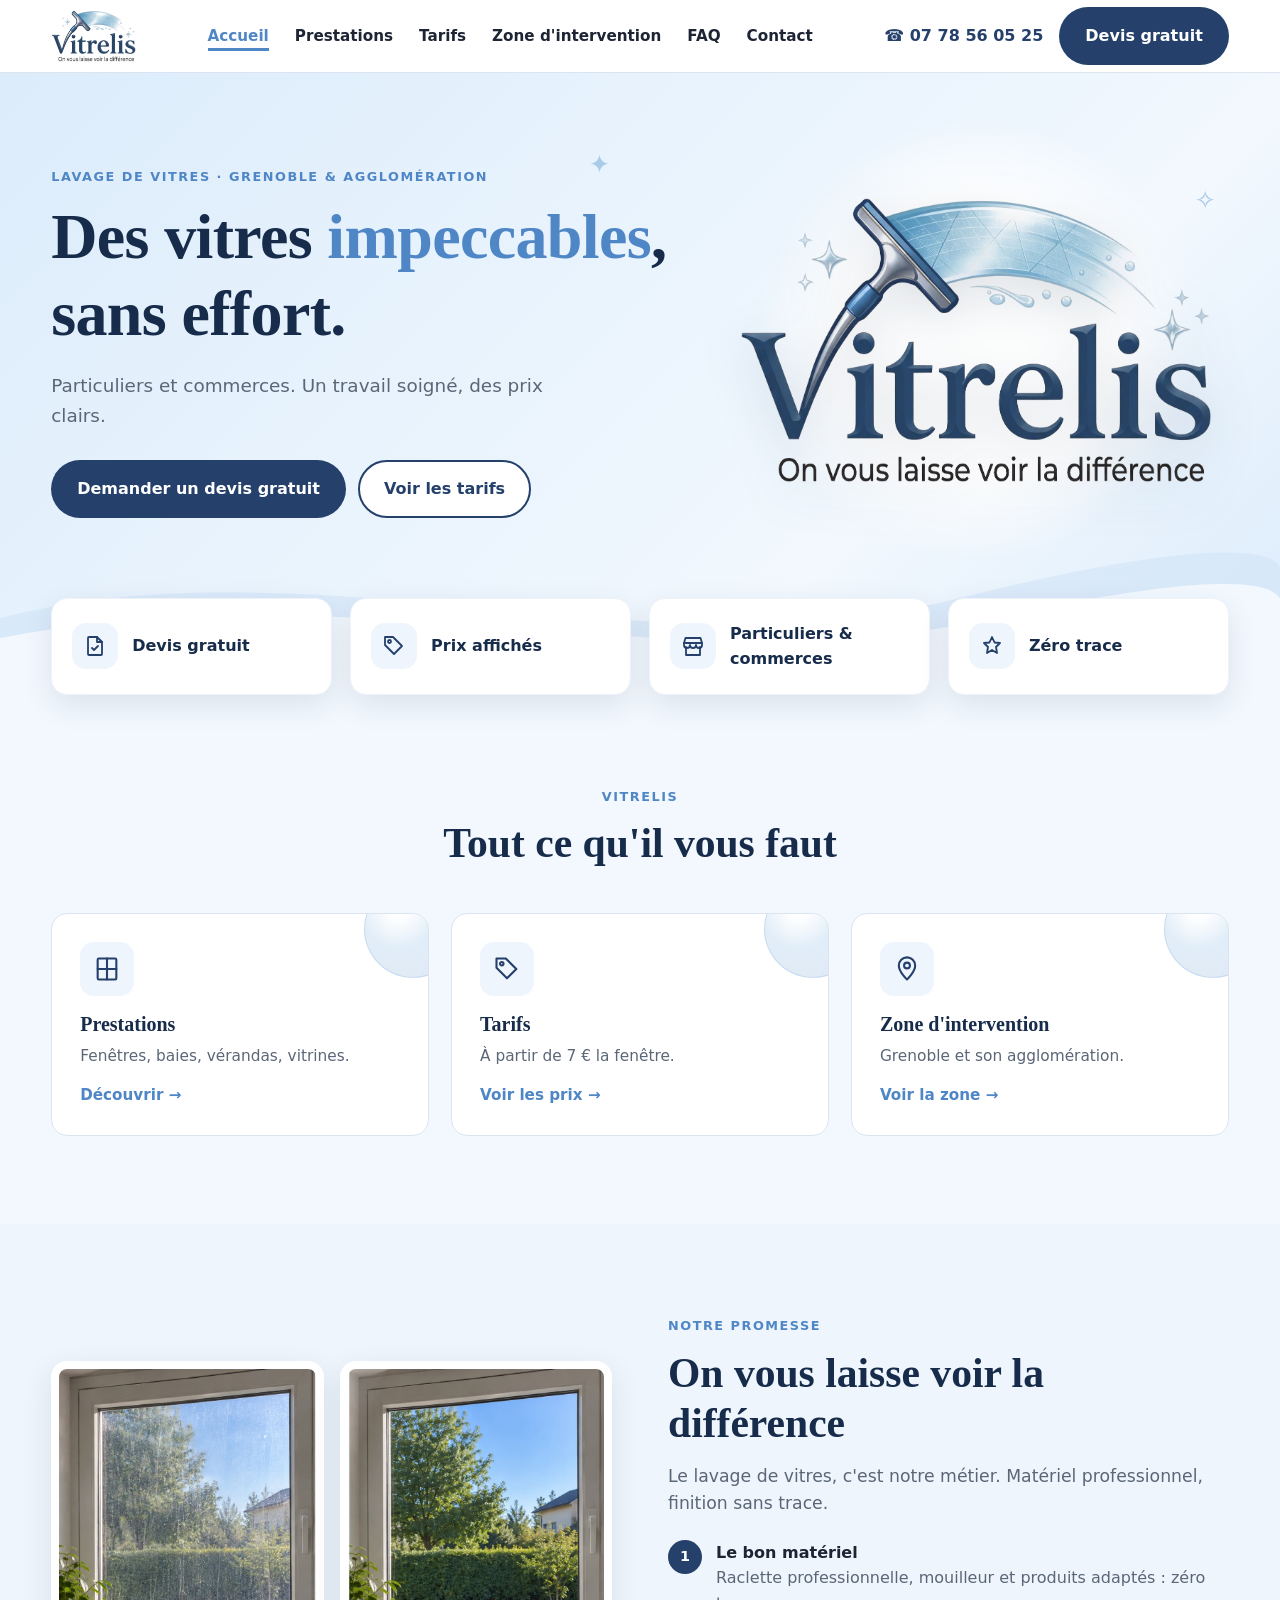
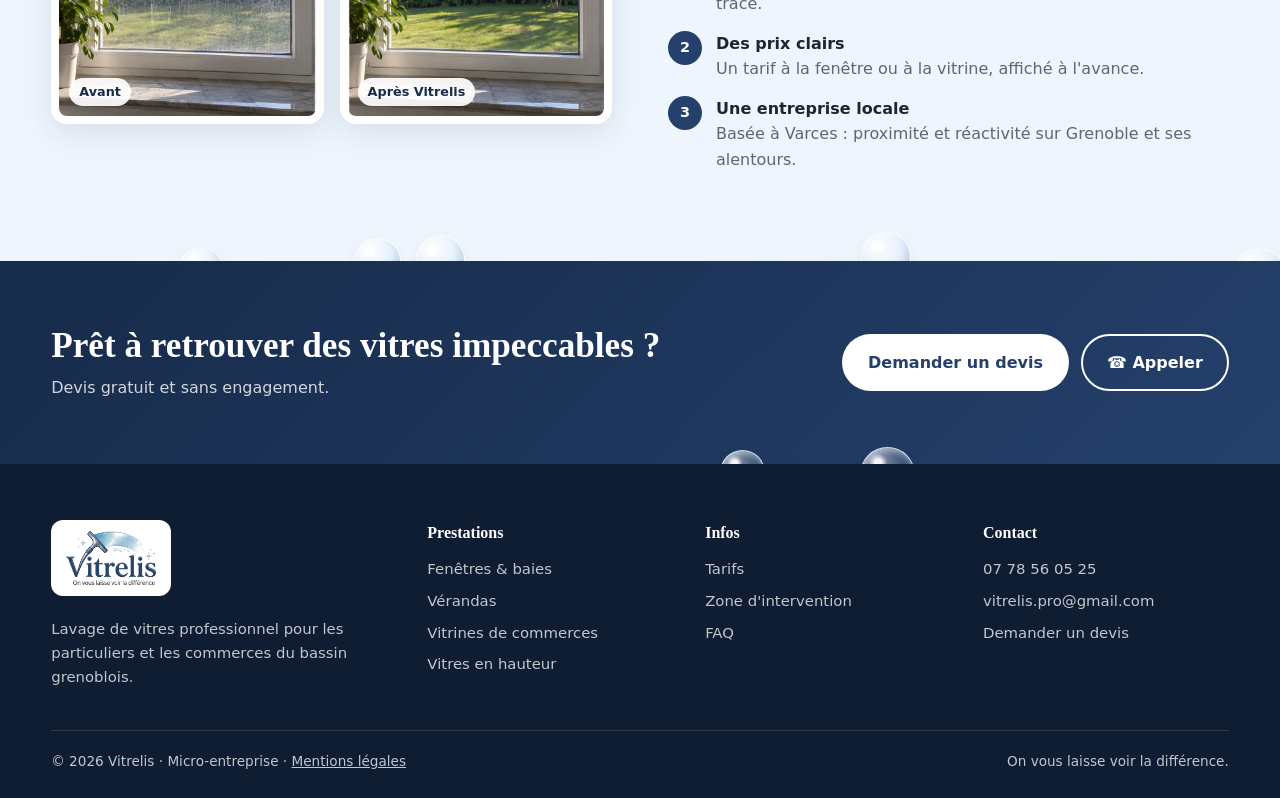
<file: index.html>
<!DOCTYPE html>
<html lang="fr">
<head>
<meta charset="UTF-8">
<meta name="viewport" content="width=device-width, initial-scale=1">
<title>Vitrelis · Lavage de vitres à Grenoble pour particuliers et commerces</title>
<meta name="description" content="Vitrelis, lavage de vitres professionnel à Grenoble et dans l'agglomération. Particuliers et commerces. Devis gratuit, prix affichés à l'avance.">
<link rel="icon" href="logo.png">
<link rel="stylesheet" href="style.css">
</head>
<body>

<header>
  <div class="wrap nav">
    <a href="index.html" class="brand"><img src="logo.png" alt="Vitrelis — On vous laisse voir la différence"></a>
    <ul class="menu" id="menu">
      <li><a href="index.html">Accueil</a></li>
      <li><a href="prestations.html">Prestations</a></li>
      <li><a href="tarifs.html">Tarifs</a></li>
      <li><a href="zone.html">Zone d'intervention</a></li>
      <li><a href="faq.html">FAQ</a></li>
      <li><a href="contact.html">Contact</a></li>
    </ul>
    <div class="nav-cta">
      <a class="phone" href="tel:+33778560525">☎ 07 78 56 05 25</a>
      <a class="btn btn-primary" href="contact.html">Devis gratuit</a>
      <button class="burger" aria-label="Ouvrir le menu">☰</button>
    </div>
  </div>
</header>

<!-- HERO -->
<section class="hero">
  <span class="sparkle" style="top:12%;left:46%">✦</span>
  <span class="sparkle" style="top:64%;left:4%;animation-delay:1s">✦</span>
  <span class="sparkle" style="top:18%;right:5%;animation-delay:2s">✧</span>
  <div class="wrap hero-grid">
    <div>
      <span class="tag">Lavage de vitres · Grenoble &amp; agglomération</span>
      <h1>Des vitres <em>impeccables</em>, sans effort.</h1>
      <p class="lead short">Particuliers et commerces. Un travail soigné, des prix clairs.</p>
      <div class="hero-actions">
        <a class="btn btn-primary" href="contact.html">Demander un devis gratuit</a>
        <a class="btn btn-ghost" href="tarifs.html">Voir les tarifs</a>
      </div>
    </div>
    <div class="hero-logo reveal">
      <img src="logo.png" alt="Vitrelis — On vous laisse voir la différence">
    </div>
  </div>
  <svg class="wave" viewBox="0 0 1440 140" preserveAspectRatio="none" aria-hidden="true">
    <path d="M0 90 C 360 10 720 150 1080 70 S 1440 40 1440 40 V140 H0Z" fill="#cfe3f7" opacity=".55"/>
    <path d="M0 110 C 400 40 760 160 1120 90 S 1440 80 1440 80 V140 H0Z" fill="#f2f8fe"/>
  </svg>
</section>

<!-- ATOUTS -->
<div class="atouts">
  <div class="wrap atouts-grid">
    <div class="atout reveal"><div class="icon"><svg viewBox="0 0 24 24"><path d="M14 3H6a1 1 0 0 0-1 1v16a1 1 0 0 0 1 1h12a1 1 0 0 0 1-1V8z"/><path d="M14 3v5h5M9 14l2 2 4-4"/></svg></div>Devis gratuit</div>
    <div class="atout reveal"><div class="icon"><svg viewBox="0 0 24 24"><path d="M20 12l-8 8-9-9V3h8z"/><circle cx="7.5" cy="7.5" r="1.5"/></svg></div>Prix affichés</div>
    <div class="atout reveal"><div class="icon"><svg viewBox="0 0 24 24"><path d="M3 9l1.5-5h15L21 9"/><path d="M3 9h18v2a3 3 0 0 1-6 0 3 3 0 0 1-6 0 3 3 0 0 1-6 0z"/><path d="M5 13v8h14v-8"/></svg></div>Particuliers &amp; commerces</div>
    <div class="atout reveal"><div class="icon"><svg viewBox="0 0 24 24"><path d="M12 3l2.5 5.5L20 9l-4 4 1 6-5-3-5 3 1-6-4-4 5.5-.5z"/></svg></div>Zéro trace</div>
  </div>
</div>

<!-- SERVICES -->
<section>
  <div class="wrap">
    <div class="center reveal">
      <span class="tag">Vitrelis</span>
      <h2 class="title">Tout ce qu'il vous faut</h2>
    </div>
    <div class="cards">
      <a class="card reveal" href="prestations.html">
        <div class="icon"><svg viewBox="0 0 24 24"><rect x="4" y="3" width="16" height="18" rx="1"/><path d="M12 3v18M4 12h16"/></svg></div>
        <h3>Prestations</h3>
        <p>Fenêtres, baies, vérandas, vitrines.</p>
        <span class="more">Découvrir →</span>
      </a>
      <a class="card reveal" href="tarifs.html">
        <div class="icon"><svg viewBox="0 0 24 24"><path d="M20 12l-8 8-9-9V3h8z"/><circle cx="7.5" cy="7.5" r="1.5"/></svg></div>
        <h3>Tarifs</h3>
        <p>À partir de 7 € la fenêtre.</p>
        <span class="more">Voir les prix →</span>
      </a>
      <a class="card reveal" href="zone.html">
        <div class="icon"><svg viewBox="0 0 24 24"><path d="M12 21s-7-6.5-7-12a7 7 0 0 1 14 0c0 5.5-7 12-7 12z"/><circle cx="12" cy="9" r="2.5"/></svg></div>
        <h3>Zone d'intervention</h3>
        <p>Grenoble et son agglomération.</p>
        <span class="more">Voir la zone →</span>
      </a>
    </div>
  </div>
</section>

<!-- LA DIFFÉRENCE -->
<section class="diff">
  <div class="wrap diff-grid">
    <div class="compare reveal">
      <div class="pane dirty"><label>Avant</label></div>
      <div class="pane clean"><label>Après Vitrelis</label></div>
    </div>
    <div class="reveal">
      <span class="tag">Notre promesse</span>
      <h2 class="title">On vous laisse voir la différence</h2>
      <p class="lead">Le lavage de vitres, c'est notre métier. Matériel professionnel, finition sans trace.</p>
      <ul>
        <li><b>1</b><div><strong>Le bon matériel</strong><br><span style="color:var(--muted)">Raclette professionnelle, mouilleur et produits adaptés : zéro trace.</span></div></li>
        <li><b>2</b><div><strong>Des prix clairs</strong><br><span style="color:var(--muted)">Un tarif à la fenêtre ou à la vitrine, affiché à l'avance.</span></div></li>
        <li><b>3</b><div><strong>Une entreprise locale</strong><br><span style="color:var(--muted)">Basée à Varces : proximité et réactivité sur Grenoble et ses alentours.</span></div></li>
      </ul>
    </div>
  </div>
</section>

<div class="cta-band">
  <div class="wrap">
    <div>
      <h2>Prêt à retrouver des vitres impeccables ?</h2>
      <p>Devis gratuit et sans engagement.</p>
    </div>
    <div class="actions">
      <a class="btn btn-light" href="contact.html">Demander un devis</a>
      <a class="btn btn-outline-light" href="tel:+33778560525">☎ Appeler</a>
    </div>
  </div>
</div>

<footer>
  <div class="wrap">
    <div class="foot-grid">
      <div>
        <div class="foot-logo"><img src="logo.png" alt="Vitrelis"></div>
        <p>Lavage de vitres professionnel pour les particuliers et les commerces du bassin grenoblois.</p>
      </div>
      <div><h4>Prestations</h4><ul><li><a href="prestations.html">Fenêtres &amp; baies</a></li><li><a href="prestations.html">Vérandas</a></li><li><a href="prestations.html">Vitrines de commerces</a></li><li><a href="prestations.html">Vitres en hauteur</a></li></ul></div>
      <div><h4>Infos</h4><ul><li><a href="tarifs.html">Tarifs</a></li><li><a href="zone.html">Zone d'intervention</a></li><li><a href="faq.html">FAQ</a></li></ul></div>
      <div><h4>Contact</h4><ul><li><a href="tel:+33778560525">07 78 56 05 25</a></li><li><a href="mailto:vitrelis.pro@gmail.com">vitrelis.pro@gmail.com</a></li><li><a href="contact.html">Demander un devis</a></li></ul></div>
    </div>
    <div class="copy"><span>© 2026 Vitrelis · Micro-entreprise · <a href="mentions-legales.html">Mentions légales</a></span><span>On vous laisse voir la différence.</span></div>
  </div>
</footer>

<a class="btn btn-primary float-call" href="tel:+33778560525">☎ Appeler</a>
<script src="script.js"></script>
</body>
</html>
</file>
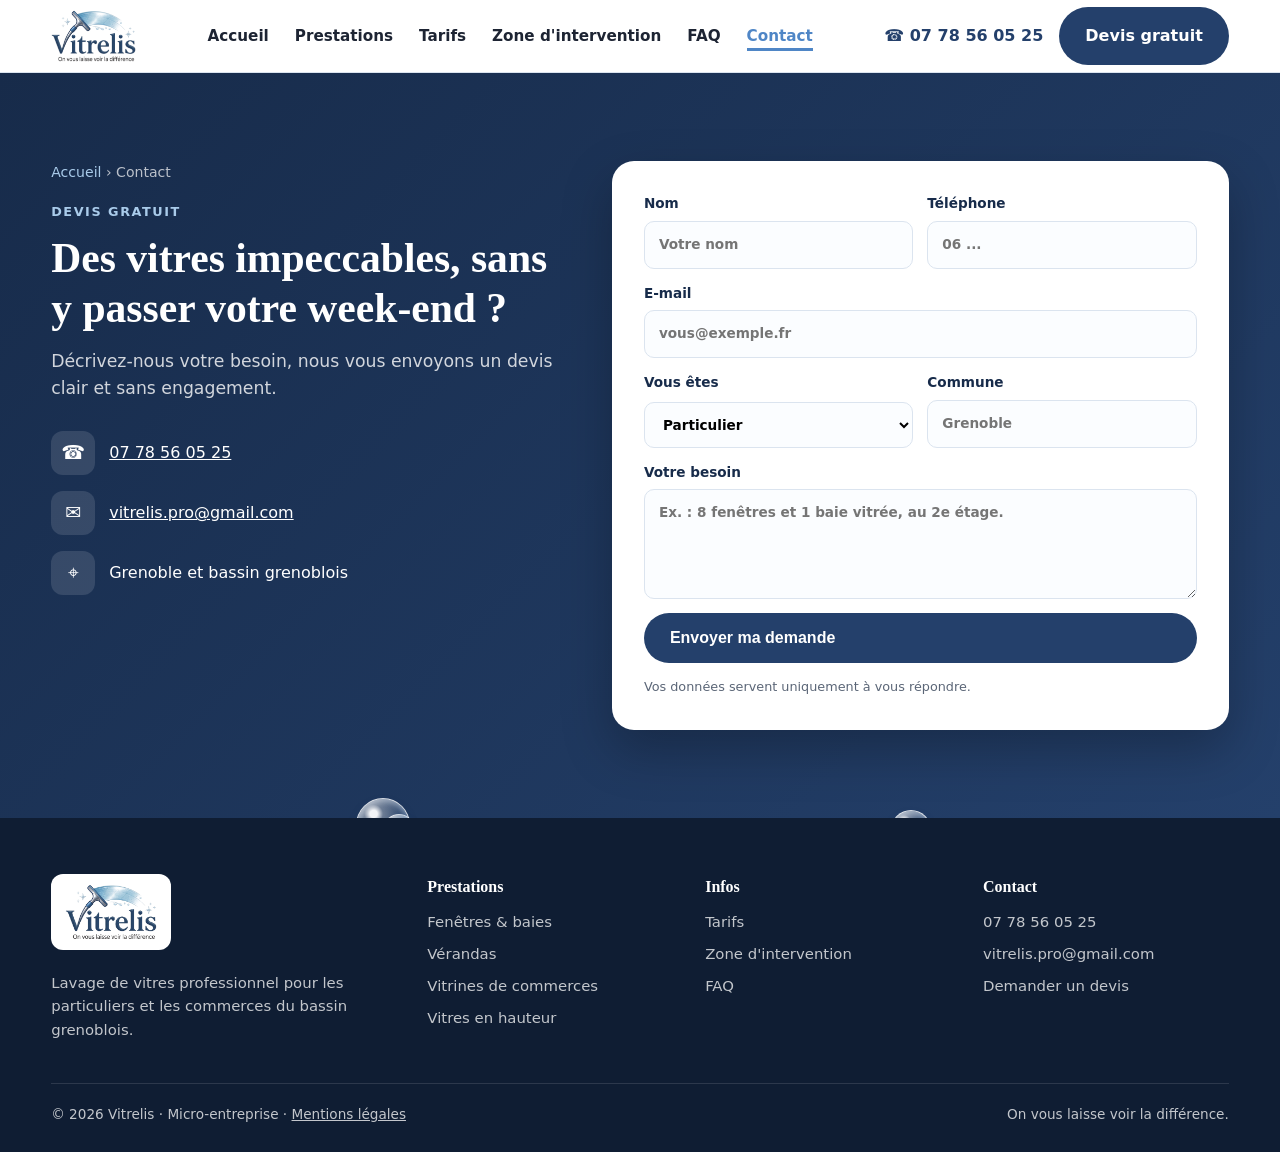
<file: contact.html>
<!DOCTYPE html>
<html lang="fr">
<head>
<meta charset="UTF-8">
<meta name="viewport" content="width=device-width, initial-scale=1">
<title>Contact et devis gratuit · Vitrelis, lavage de vitres à Grenoble</title>
<meta name="description" content="Demandez votre devis gratuit et sans engagement pour le lavage de vos vitres à Grenoble et dans le bassin grenoblois.">
<link rel="icon" href="logo.png">
<link rel="stylesheet" href="style.css">
</head>
<body>

<header>
  <div class="wrap nav">
    <a href="index.html" class="brand"><img src="logo.png" alt="Vitrelis — On vous laisse voir la différence"></a>
    <ul class="menu" id="menu">
      <li><a href="index.html">Accueil</a></li>
      <li><a href="prestations.html">Prestations</a></li>
      <li><a href="tarifs.html">Tarifs</a></li>
      <li><a href="zone.html">Zone d'intervention</a></li>
      <li><a href="faq.html">FAQ</a></li>
      <li><a href="contact.html">Contact</a></li>
    </ul>
    <div class="nav-cta">
      <a class="phone" href="tel:+33778560525">☎ 07 78 56 05 25</a>
      <a class="btn btn-primary" href="contact.html">Devis gratuit</a>
      <button class="burger" aria-label="Ouvrir le menu">☰</button>
    </div>
  </div>
</header>

<section class="contact">
  <div class="wrap contact-grid">
    <div class="reveal">
      <p class="crumbs" style="color:rgba(255,255,255,.7)"><a href="index.html" style="color:var(--sky)">Accueil</a> › Contact</p>
      <span class="tag" style="color:var(--sky)">Devis gratuit</span>
      <h1 class="title" style="color:#fff">Des vitres impeccables, sans y passer votre week-end ?</h1>
      <p class="lead">Décrivez-nous votre besoin, nous vous envoyons un devis clair et sans engagement.</p>
      <div class="contact-info">
        <div><i>☎</i><a href="tel:+33778560525">07 78 56 05 25</a></div>
        <div><i>✉</i><a href="mailto:vitrelis.pro@gmail.com">vitrelis.pro@gmail.com</a></div>
        <div><i>⌖</i><span>Grenoble et bassin grenoblois</span></div>
      </div>
    </div>
    <form id="devis" class="reveal">
      <div class="row2">
        <label>Nom<input name="nom" required placeholder="Votre nom"></label>
        <label>Téléphone<input name="tel" type="tel" placeholder="06 ..."></label>
      </div>
      <label>E-mail<input name="email" type="email" required placeholder="vous@exemple.fr"></label>
      <div class="row2">
        <label>Vous êtes<select name="type"><option>Particulier</option><option>Commerce</option></select></label>
        <label>Commune<input name="ville" placeholder="Grenoble"></label>
      </div>
      <label>Votre besoin<textarea name="message" placeholder="Ex. : 8 fenêtres et 1 baie vitrée, au 2e étage."></textarea></label>
      <button class="btn btn-primary" type="submit">Envoyer ma demande</button>
      <p class="form-ok" id="formOk">Merci ! Votre demande a bien été envoyée. Nous vous répondons rapidement.</p>
      <p class="form-err" id="formErr">L'envoi n'a pas fonctionné. Appelez-nous au 07 78 56 05 25 ou écrivez à vitrelis.pro@gmail.com.</p>
      <p class="form-note">Vos données servent uniquement à vous répondre.</p>
    </form>
  </div>
</section>

<footer>
  <div class="wrap">
    <div class="foot-grid">
      <div>
        <div class="foot-logo"><img src="logo.png" alt="Vitrelis"></div>
        <p>Lavage de vitres professionnel pour les particuliers et les commerces du bassin grenoblois.</p>
      </div>
      <div><h4>Prestations</h4><ul><li><a href="prestations.html">Fenêtres &amp; baies</a></li><li><a href="prestations.html">Vérandas</a></li><li><a href="prestations.html">Vitrines de commerces</a></li><li><a href="prestations.html">Vitres en hauteur</a></li></ul></div>
      <div><h4>Infos</h4><ul><li><a href="tarifs.html">Tarifs</a></li><li><a href="zone.html">Zone d'intervention</a></li><li><a href="faq.html">FAQ</a></li></ul></div>
      <div><h4>Contact</h4><ul><li><a href="tel:+33778560525">07 78 56 05 25</a></li><li><a href="mailto:vitrelis.pro@gmail.com">vitrelis.pro@gmail.com</a></li><li><a href="contact.html">Demander un devis</a></li></ul></div>
    </div>
    <div class="copy"><span>© 2026 Vitrelis · Micro-entreprise · <a href="mentions-legales.html">Mentions légales</a></span><span>On vous laisse voir la différence.</span></div>
  </div>
</footer>

<a class="btn btn-primary float-call" href="tel:+33778560525">☎ Appeler</a>
<script src="script.js"></script>
</body>
</html>
</file>
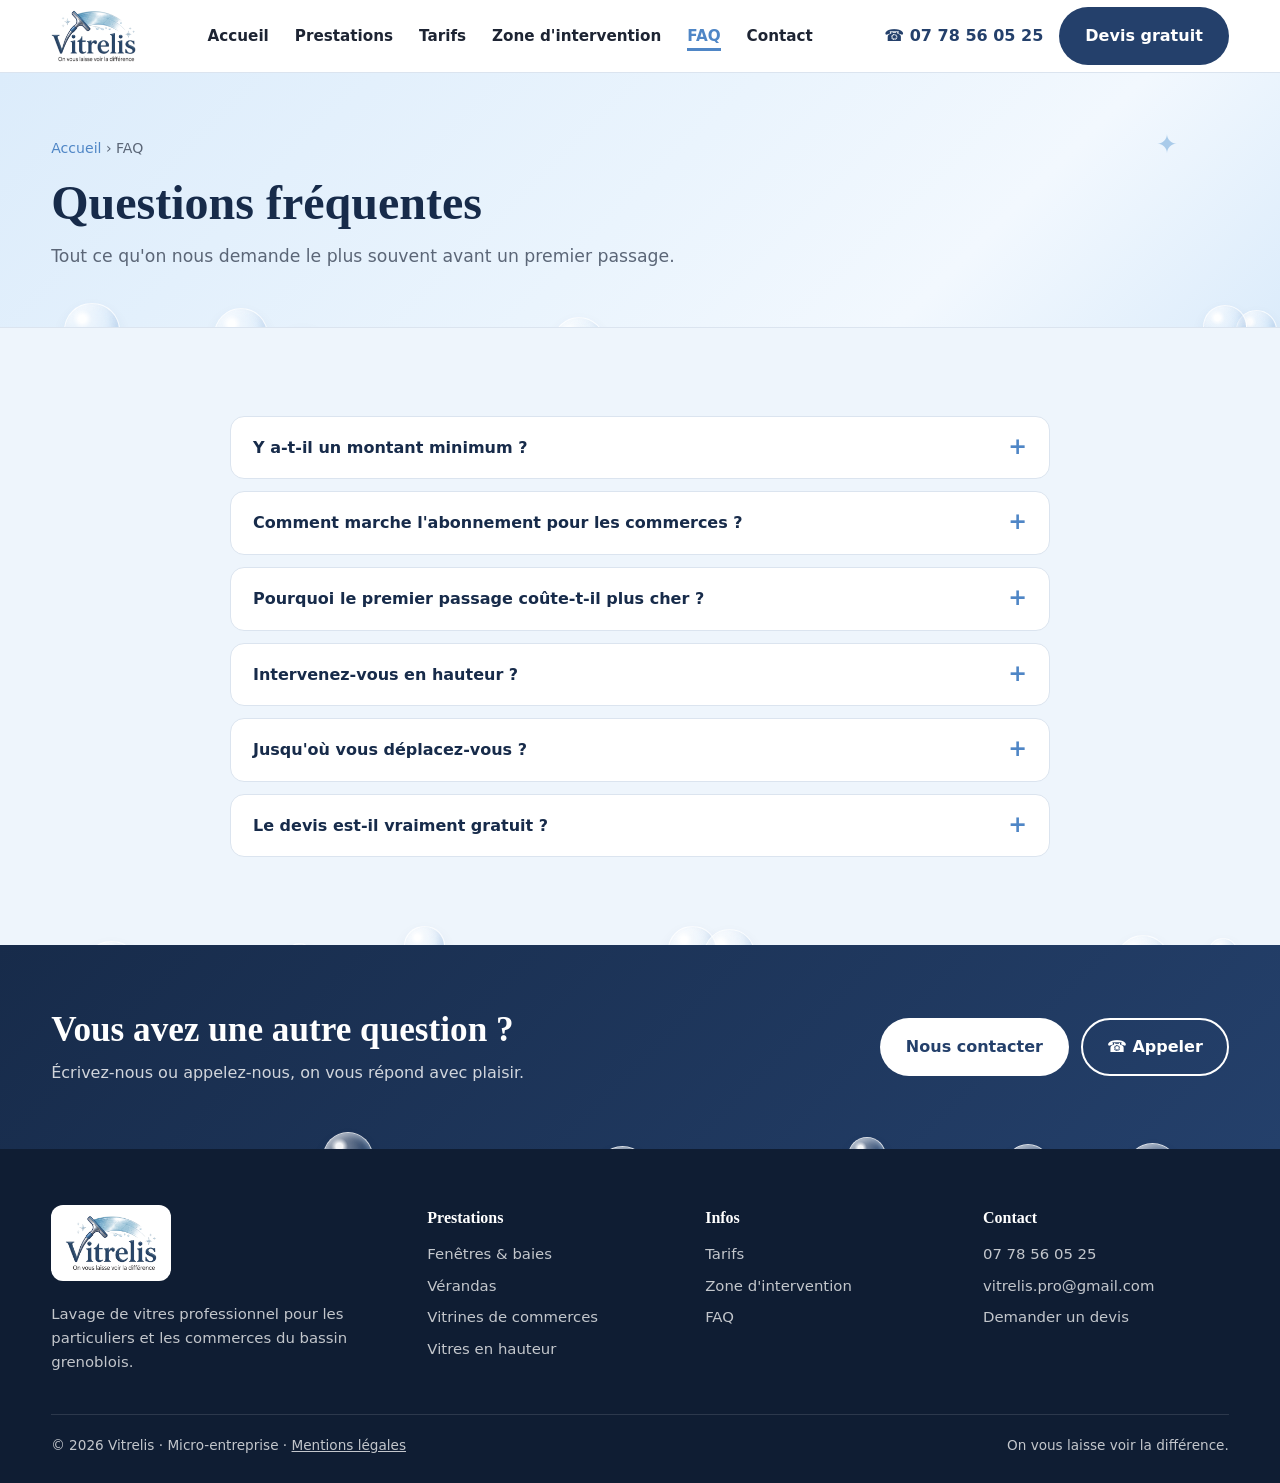
<file: faq.html>
<!DOCTYPE html>
<html lang="fr">
<head>
<meta charset="UTF-8">
<meta name="viewport" content="width=device-width, initial-scale=1">
<title>FAQ · Vitrelis, lavage de vitres à Grenoble</title>
<meta name="description" content="Tarifs, abonnement commerces, vitres en hauteur, devis gratuit : les réponses à vos questions sur Vitrelis.">
<link rel="icon" href="logo.png">
<link rel="stylesheet" href="style.css">
</head>
<body>

<header>
  <div class="wrap nav">
    <a href="index.html" class="brand"><img src="logo.png" alt="Vitrelis — On vous laisse voir la différence"></a>
    <ul class="menu" id="menu">
      <li><a href="index.html">Accueil</a></li>
      <li><a href="prestations.html">Prestations</a></li>
      <li><a href="tarifs.html">Tarifs</a></li>
      <li><a href="zone.html">Zone d'intervention</a></li>
      <li><a href="faq.html">FAQ</a></li>
      <li><a href="contact.html">Contact</a></li>
    </ul>
    <div class="nav-cta">
      <a class="phone" href="tel:+33778560525">☎ 07 78 56 05 25</a>
      <a class="btn btn-primary" href="contact.html">Devis gratuit</a>
      <button class="burger" aria-label="Ouvrir le menu">☰</button>
    </div>
  </div>
</header>

<div class="page-hero">
  <span class="sparkle" style="top:20%;right:8%">✦</span>
  <div class="wrap">
    <p class="crumbs"><a href="index.html">Accueil</a> › FAQ</p>
    <h1>Questions fréquentes</h1>
    <p class="lead">Tout ce qu'on nous demande le plus souvent avant un premier passage.</p>
  </div>
</div>

<section class="faq">
  <div class="wrap">
    <div class="faq-list" style="margin-top:0">
      <details class="reveal"><summary>Y a-t-il un montant minimum ?</summary><p>Oui, le minimum par passage est de 30 € pour les particuliers.</p></details>
      <details class="reveal"><summary>Comment marche l'abonnement pour les commerces ?</summary><p>Vous choisissez la fréquence : chaque semaine, 2 fois par mois ou 1 fois par mois. Le prix dépend de la taille de votre vitrine, et la facture est mensuelle.</p></details>
      <details class="reveal"><summary>Pourquoi le premier passage coûte-t-il plus cher ?</summary><p>Lors du premier passage, les vitres sont souvent plus encrassées et demandent plus de temps. Un supplément de 20 % s'applique uniquement cette fois-là.</p></details>
      <details class="reveal"><summary>Intervenez-vous en hauteur ?</summary><p>Oui, avec le matériel adapté. Un supplément de 20 % s'applique pour les vitres en hauteur, et de 15 % pour les accès difficiles.</p></details>
      <details class="reveal"><summary>Jusqu'où vous déplacez-vous ?</summary><p>Partout sur le bassin grenoblois. Le déplacement est inclus jusqu'à 10 km, puis +5 € jusqu'à 25 km et +10 € au-delà. <a href="zone.html" style="color:var(--blue)">Voir la zone d'intervention</a>.</p></details>
      <details class="reveal"><summary>Le devis est-il vraiment gratuit ?</summary><p>Oui, le devis est gratuit et sans engagement. Envoyez-nous le nombre de fenêtres ou une photo de votre vitrine, nous vous répondons rapidement.</p></details>
    </div>
  </div>
</section>

<div class="cta-band">
  <div class="wrap">
    <div>
      <h2>Vous avez une autre question ?</h2>
      <p>Écrivez-nous ou appelez-nous, on vous répond avec plaisir.</p>
    </div>
    <div class="actions">
      <a class="btn btn-light" href="contact.html">Nous contacter</a>
      <a class="btn btn-outline-light" href="tel:+33778560525">☎ Appeler</a>
    </div>
  </div>
</div>

<footer>
  <div class="wrap">
    <div class="foot-grid">
      <div>
        <div class="foot-logo"><img src="logo.png" alt="Vitrelis"></div>
        <p>Lavage de vitres professionnel pour les particuliers et les commerces du bassin grenoblois.</p>
      </div>
      <div><h4>Prestations</h4><ul><li><a href="prestations.html">Fenêtres &amp; baies</a></li><li><a href="prestations.html">Vérandas</a></li><li><a href="prestations.html">Vitrines de commerces</a></li><li><a href="prestations.html">Vitres en hauteur</a></li></ul></div>
      <div><h4>Infos</h4><ul><li><a href="tarifs.html">Tarifs</a></li><li><a href="zone.html">Zone d'intervention</a></li><li><a href="faq.html">FAQ</a></li></ul></div>
      <div><h4>Contact</h4><ul><li><a href="tel:+33778560525">07 78 56 05 25</a></li><li><a href="mailto:vitrelis.pro@gmail.com">vitrelis.pro@gmail.com</a></li><li><a href="contact.html">Demander un devis</a></li></ul></div>
    </div>
    <div class="copy"><span>© 2026 Vitrelis · Micro-entreprise · <a href="mentions-legales.html">Mentions légales</a></span><span>On vous laisse voir la différence.</span></div>
  </div>
</footer>

<a class="btn btn-primary float-call" href="tel:+33778560525">☎ Appeler</a>
<script src="script.js"></script>
</body>
</html>
</file>
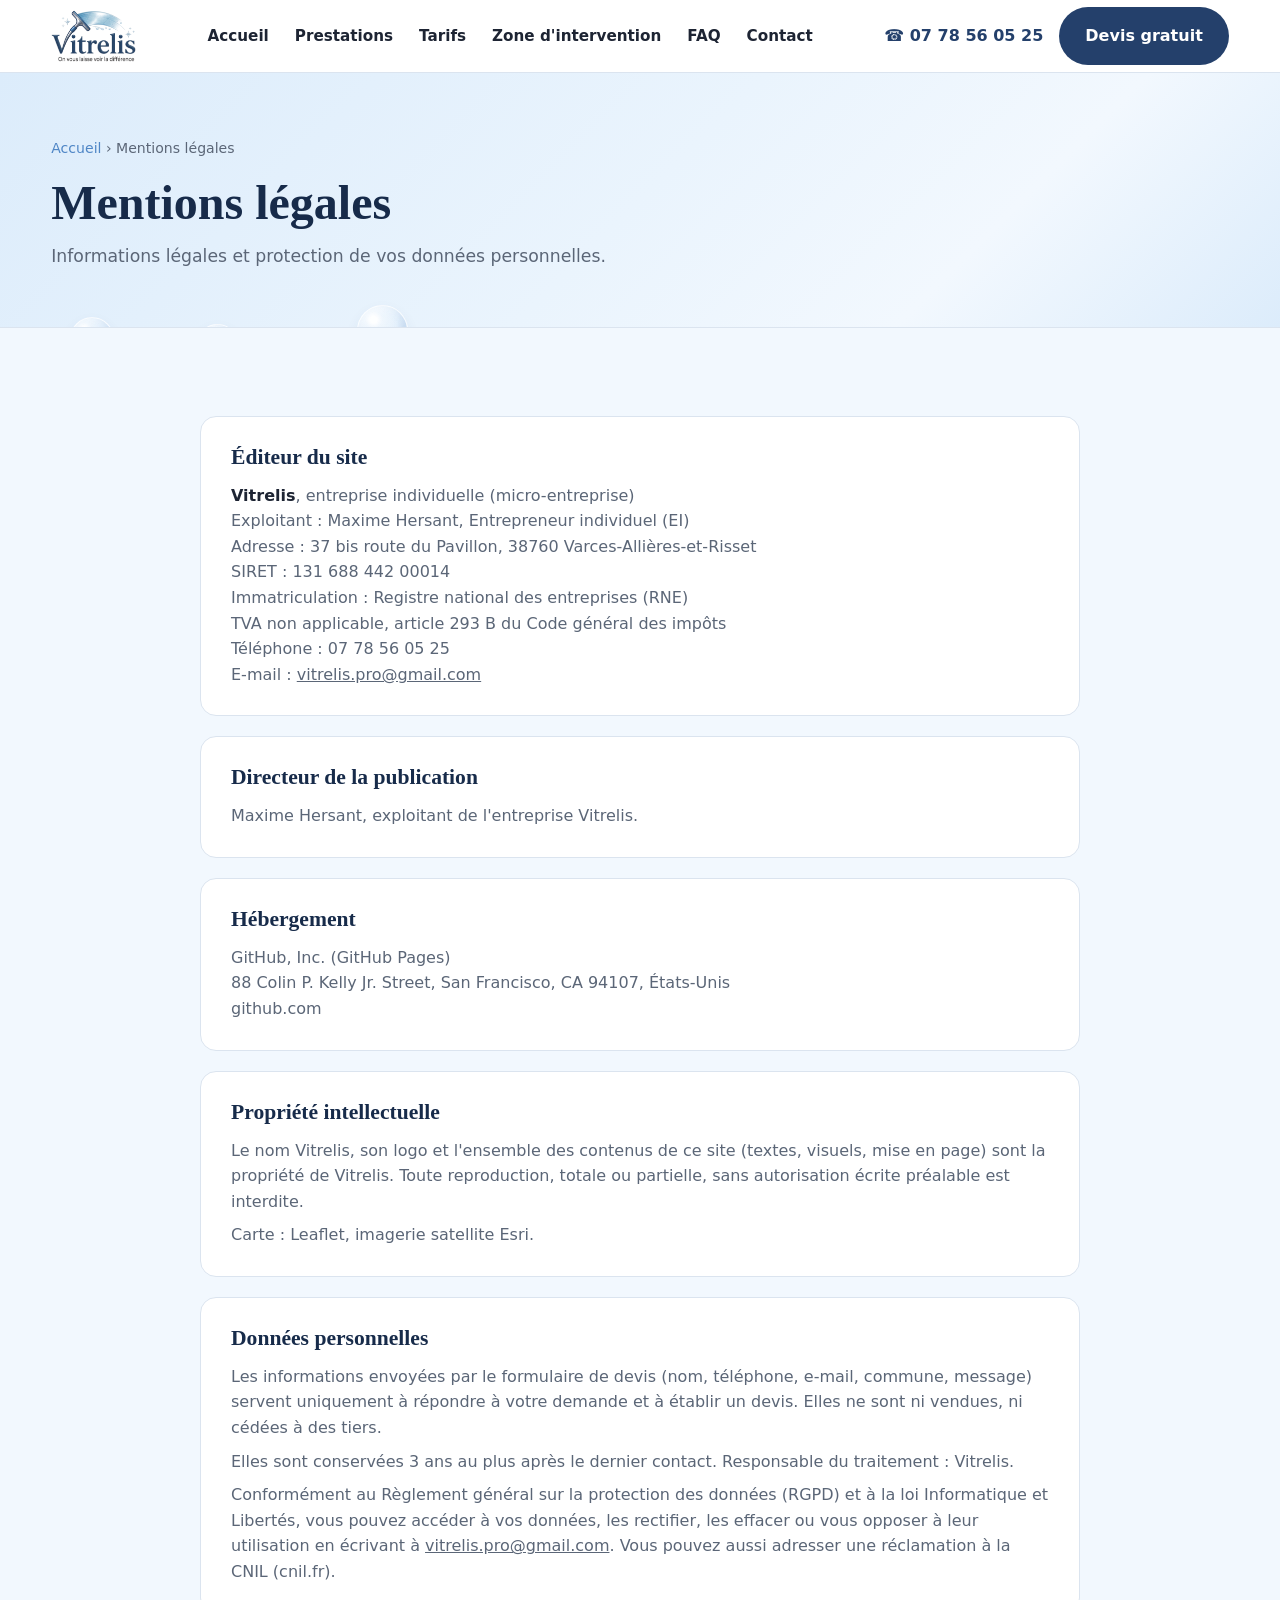
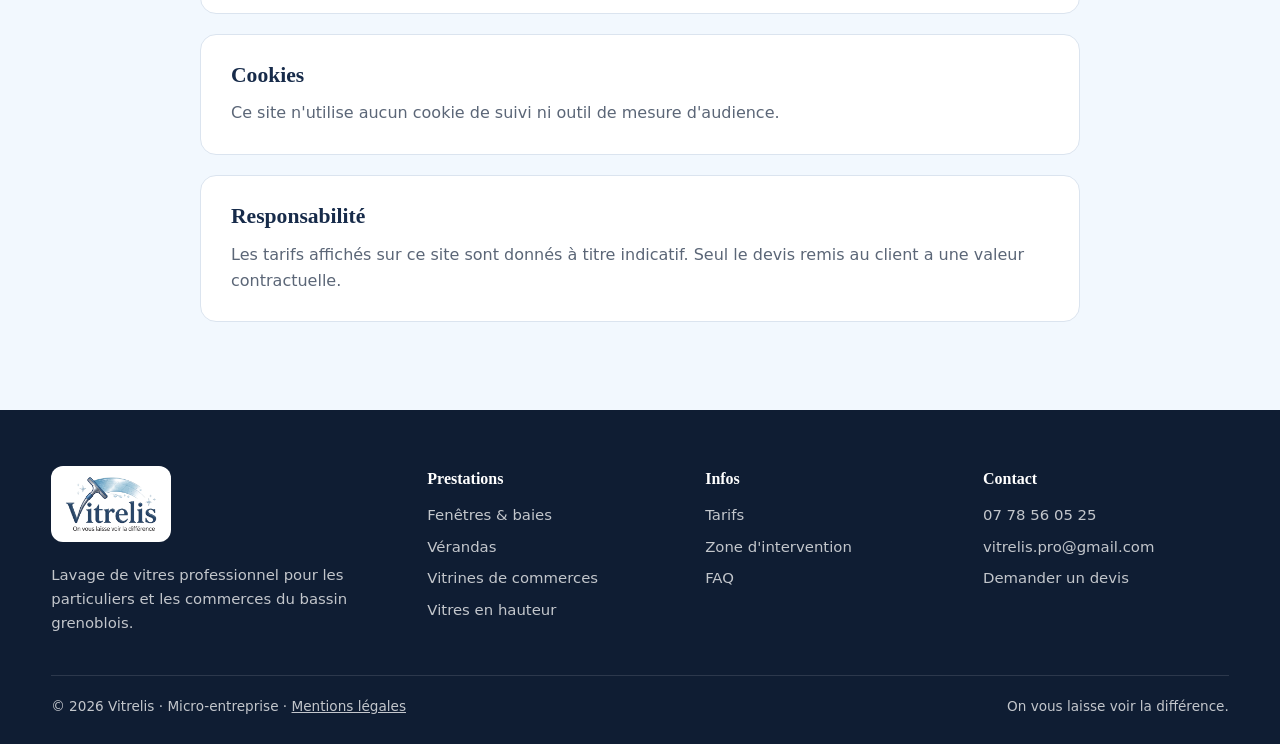
<file: mentions-legales.html>
<!DOCTYPE html>
<html lang="fr">
<head>
<meta charset="UTF-8">
<meta name="viewport" content="width=device-width, initial-scale=1">
<title>Mentions légales · Vitrelis</title>
<meta name="description" content="Mentions légales et politique de confidentialité du site Vitrelis.">
<meta name="robots" content="noindex">
<link rel="icon" href="logo.png">
<link rel="stylesheet" href="style.css">
</head>
<body>

<header>
  <div class="wrap nav">
    <a href="index.html" class="brand"><img src="logo.png" alt="Vitrelis — On vous laisse voir la différence"></a>
    <ul class="menu" id="menu">
      <li><a href="index.html">Accueil</a></li>
      <li><a href="prestations.html">Prestations</a></li>
      <li><a href="tarifs.html">Tarifs</a></li>
      <li><a href="zone.html">Zone d'intervention</a></li>
      <li><a href="faq.html">FAQ</a></li>
      <li><a href="contact.html">Contact</a></li>
    </ul>
    <div class="nav-cta">
      <a class="phone" href="tel:+33778560525">☎ 07 78 56 05 25</a>
      <a class="btn btn-primary" href="contact.html">Devis gratuit</a>
      <button class="burger" aria-label="Ouvrir le menu">☰</button>
    </div>
  </div>
</header>

<div class="page-hero">
  <div class="wrap">
    <p class="crumbs"><a href="index.html">Accueil</a> › Mentions légales</p>
    <h1>Mentions légales</h1>
    <p class="lead">Informations légales et protection de vos données personnelles.</p>
  </div>
</div>

<section>
  <div class="wrap legal">
    <article>
      <h2>Éditeur du site</h2>
      <p><strong>Vitrelis</strong>, entreprise individuelle (micro-entreprise)<br>
      Exploitant : Maxime Hersant, Entrepreneur individuel (EI)<br>
      Adresse : 37 bis route du Pavillon, 38760 Varces-Allières-et-Risset<br>
      SIRET : 131 688 442 00014<br>
      Immatriculation : Registre national des entreprises (RNE)<br>
      TVA non applicable, article 293 B du Code général des impôts<br>
      Téléphone : 07 78 56 05 25<br>
      E-mail : <a href="mailto:vitrelis.pro@gmail.com">vitrelis.pro@gmail.com</a></p>
    </article>

    <article>
      <h2>Directeur de la publication</h2>
      <p>Maxime Hersant, exploitant de l'entreprise Vitrelis.</p>
    </article>

    <article>
      <h2>Hébergement</h2>
      <p>GitHub, Inc. (GitHub Pages)<br>
      88 Colin P. Kelly Jr. Street, San Francisco, CA 94107, États-Unis<br>
      github.com</p>
    </article>

    <article>
      <h2>Propriété intellectuelle</h2>
      <p>Le nom Vitrelis, son logo et l'ensemble des contenus de ce site (textes, visuels, mise en page) sont la propriété de Vitrelis. Toute reproduction, totale ou partielle, sans autorisation écrite préalable est interdite.</p>
      <p>Carte : Leaflet, imagerie satellite Esri.</p>
    </article>

    <article>
      <h2>Données personnelles</h2>
      <p>Les informations envoyées par le formulaire de devis (nom, téléphone, e-mail, commune, message) servent uniquement à répondre à votre demande et à établir un devis. Elles ne sont ni vendues, ni cédées à des tiers.</p>
      <p>Elles sont conservées 3 ans au plus après le dernier contact. Responsable du traitement : Vitrelis.</p>
      <p>Conformément au Règlement général sur la protection des données (RGPD) et à la loi Informatique et Libertés, vous pouvez accéder à vos données, les rectifier, les effacer ou vous opposer à leur utilisation en écrivant à <a href="mailto:vitrelis.pro@gmail.com">vitrelis.pro@gmail.com</a>. Vous pouvez aussi adresser une réclamation à la CNIL (cnil.fr).</p>
    </article>

    <article>
      <h2>Cookies</h2>
      <p>Ce site n'utilise aucun cookie de suivi ni outil de mesure d'audience.</p>
    </article>

    <article>
      <h2>Responsabilité</h2>
      <p>Les tarifs affichés sur ce site sont donnés à titre indicatif. Seul le devis remis au client a une valeur contractuelle.</p>
    </article>
  </div>
</section>

<footer>
  <div class="wrap">
    <div class="foot-grid">
      <div>
        <div class="foot-logo"><img src="logo.png" alt="Vitrelis"></div>
        <p>Lavage de vitres professionnel pour les particuliers et les commerces du bassin grenoblois.</p>
      </div>
      <div><h4>Prestations</h4><ul><li><a href="prestations.html">Fenêtres &amp; baies</a></li><li><a href="prestations.html">Vérandas</a></li><li><a href="prestations.html">Vitrines de commerces</a></li><li><a href="prestations.html">Vitres en hauteur</a></li></ul></div>
      <div><h4>Infos</h4><ul><li><a href="tarifs.html">Tarifs</a></li><li><a href="zone.html">Zone d'intervention</a></li><li><a href="faq.html">FAQ</a></li></ul></div>
      <div><h4>Contact</h4><ul><li><a href="tel:+33778560525">07 78 56 05 25</a></li><li><a href="mailto:vitrelis.pro@gmail.com">vitrelis.pro@gmail.com</a></li><li><a href="contact.html">Demander un devis</a></li></ul></div>
    </div>
    <div class="copy"><span>© 2026 Vitrelis · Micro-entreprise · <a href="mentions-legales.html">Mentions légales</a></span><span>On vous laisse voir la différence.</span></div>
  </div>
</footer>

<a class="btn btn-primary float-call" href="tel:+33778560525">☎ Appeler</a>
<script src="script.js"></script>
</body>
</html>
</file>
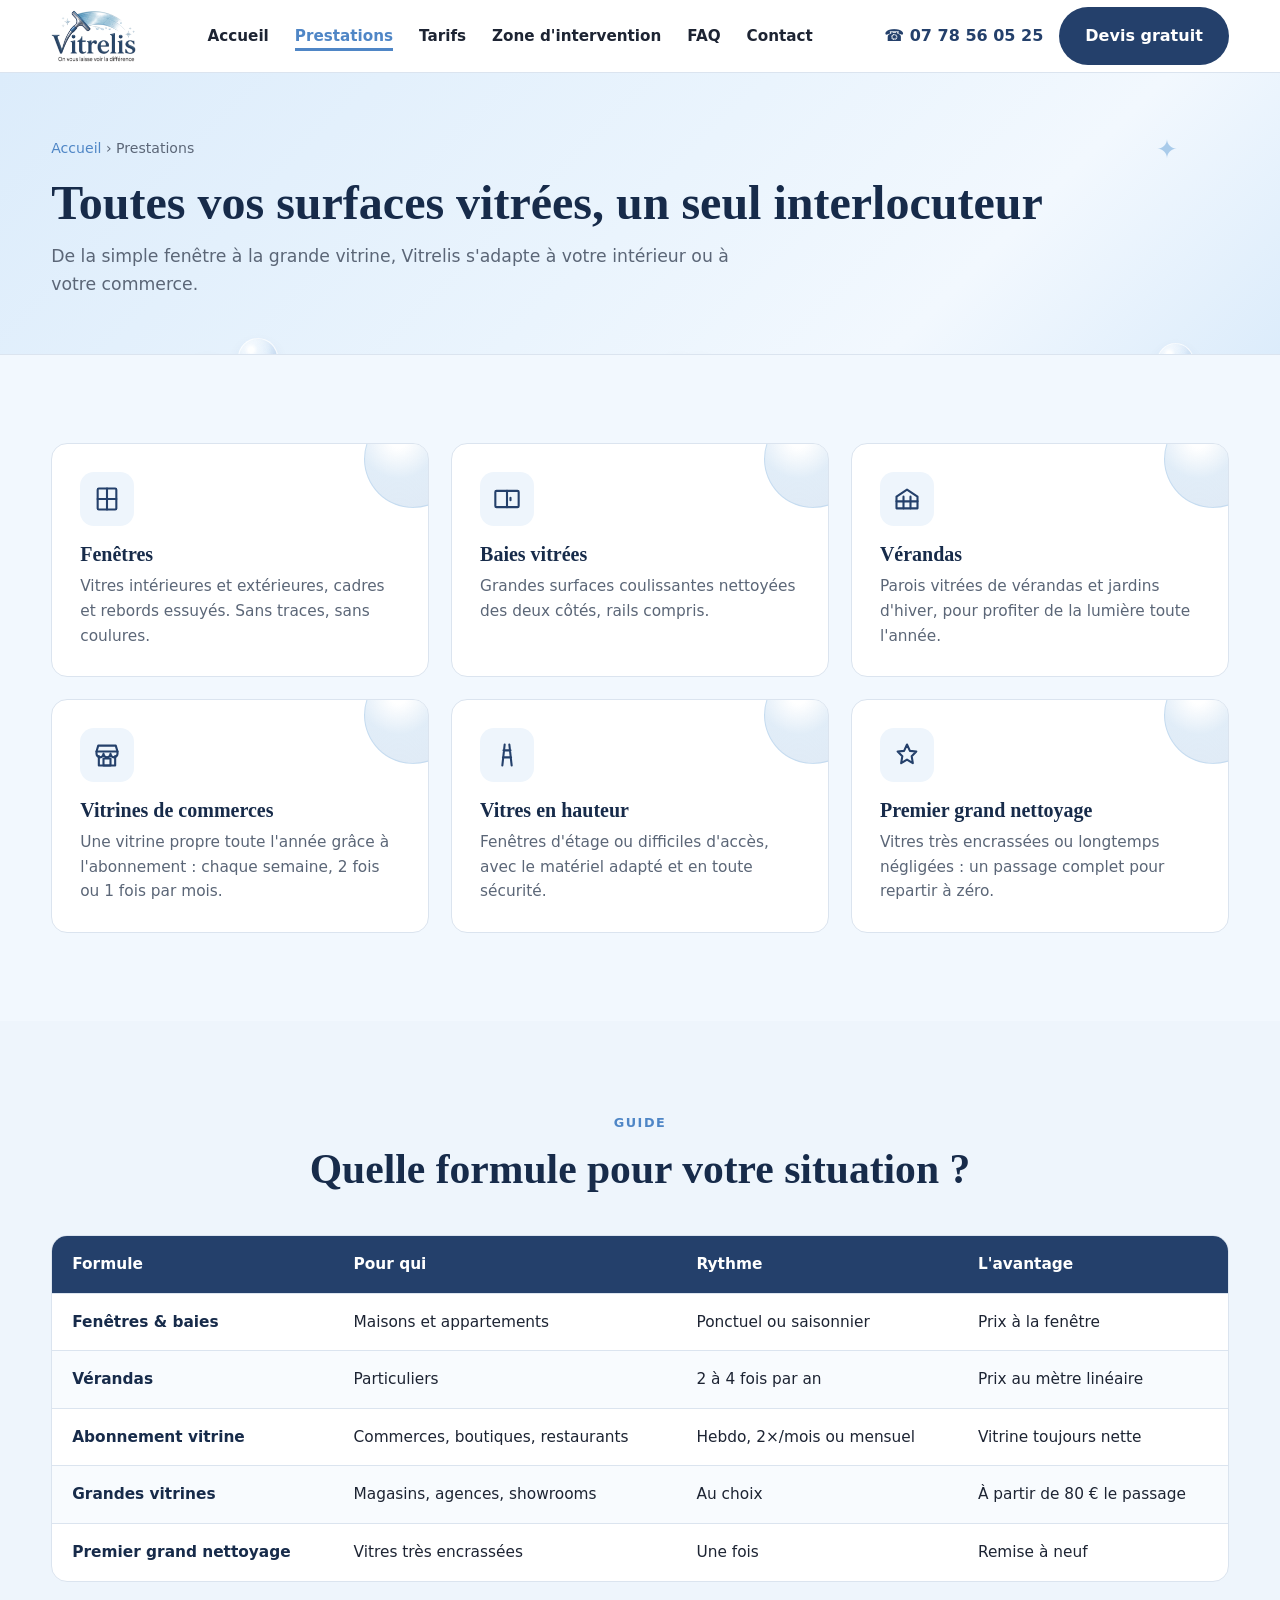
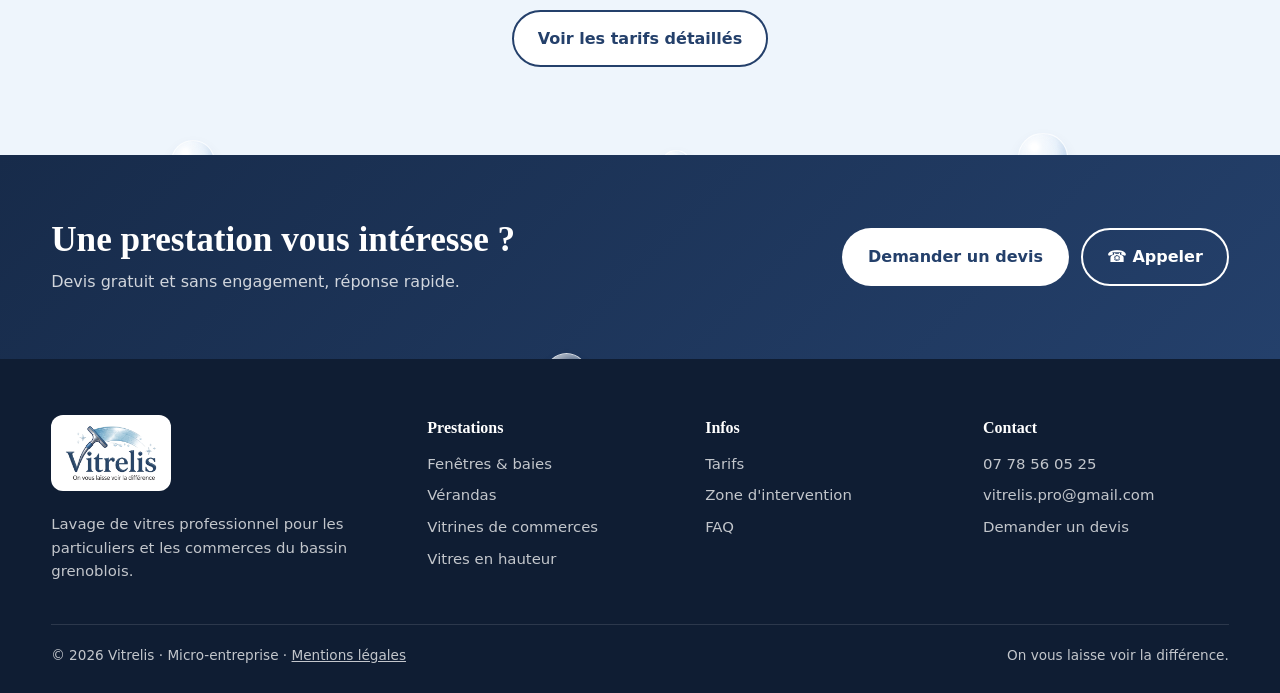
<file: prestations.html>
<!DOCTYPE html>
<html lang="fr">
<head>
<meta charset="UTF-8">
<meta name="viewport" content="width=device-width, initial-scale=1">
<title>Prestations · Vitrelis, lavage de vitres à Grenoble</title>
<meta name="description" content="Fenêtres, baies vitrées, vérandas, vitrines de commerces, vitres en hauteur : toutes les prestations de lavage de vitres Vitrelis sur le bassin grenoblois.">
<link rel="icon" href="logo.png">
<link rel="stylesheet" href="style.css">
</head>
<body>

<header>
  <div class="wrap nav">
    <a href="index.html" class="brand"><img src="logo.png" alt="Vitrelis — On vous laisse voir la différence"></a>
    <ul class="menu" id="menu">
      <li><a href="index.html">Accueil</a></li>
      <li><a href="prestations.html">Prestations</a></li>
      <li><a href="tarifs.html">Tarifs</a></li>
      <li><a href="zone.html">Zone d'intervention</a></li>
      <li><a href="faq.html">FAQ</a></li>
      <li><a href="contact.html">Contact</a></li>
    </ul>
    <div class="nav-cta">
      <a class="phone" href="tel:+33778560525">☎ 07 78 56 05 25</a>
      <a class="btn btn-primary" href="contact.html">Devis gratuit</a>
      <button class="burger" aria-label="Ouvrir le menu">☰</button>
    </div>
  </div>
</header>

<div class="page-hero">
  <span class="sparkle" style="top:20%;right:8%">✦</span>
  <div class="wrap">
    <p class="crumbs"><a href="index.html">Accueil</a> › Prestations</p>
    <h1>Toutes vos surfaces vitrées, un seul interlocuteur</h1>
    <p class="lead">De la simple fenêtre à la grande vitrine, Vitrelis s'adapte à votre intérieur ou à votre commerce.</p>
  </div>
</div>

<section>
  <div class="wrap">
    <div class="cards" style="margin-top:0">
      <article class="card reveal">
        <div class="icon"><svg viewBox="0 0 24 24"><rect x="4" y="3" width="16" height="18" rx="1"/><path d="M12 3v18M4 12h16"/></svg></div>
        <h3>Fenêtres</h3>
        <p>Vitres intérieures et extérieures, cadres et rebords essuyés. Sans traces, sans coulures.</p>
      </article>
      <article class="card reveal">
        <div class="icon"><svg viewBox="0 0 24 24"><rect x="2" y="5" width="20" height="14" rx="1"/><path d="M12 5v14M15 11v2"/></svg></div>
        <h3>Baies vitrées</h3>
        <p>Grandes surfaces coulissantes nettoyées des deux côtés, rails compris.</p>
      </article>
      <article class="card reveal">
        <div class="icon"><svg viewBox="0 0 24 24"><path d="M3 10l9-6 9 6v10H3z"/><path d="M3 14h18M9 10v10M15 10v10"/></svg></div>
        <h3>Vérandas</h3>
        <p>Parois vitrées de vérandas et jardins d'hiver, pour profiter de la lumière toute l'année.</p>
      </article>
      <article class="card reveal">
        <div class="icon"><svg viewBox="0 0 24 24"><path d="M3 9l1.5-5h15L21 9"/><path d="M3 9h18v2a3 3 0 0 1-6 0 3 3 0 0 1-6 0 3 3 0 0 1-6 0z"/><path d="M5 13v8h14v-8"/><rect x="9" y="15" width="6" height="6"/></svg></div>
        <h3>Vitrines de commerces</h3>
        <p>Une vitrine propre toute l'année grâce à l'abonnement : chaque semaine, 2 fois ou 1 fois par mois.</p>
      </article>
      <article class="card reveal">
        <div class="icon"><svg viewBox="0 0 24 24"><path d="M8 21l2-18M16 21l-2-18M9 8h6M8.5 14h7"/></svg></div>
        <h3>Vitres en hauteur</h3>
        <p>Fenêtres d'étage ou difficiles d'accès, avec le matériel adapté et en toute sécurité.</p>
      </article>
      <article class="card reveal">
        <div class="icon"><svg viewBox="0 0 24 24"><path d="M12 3l2.5 5.5L20 9l-4 4 1 6-5-3-5 3 1-6-4-4 5.5-.5z"/></svg></div>
        <h3>Premier grand nettoyage</h3>
        <p>Vitres très encrassées ou longtemps négligées : un passage complet pour repartir à zéro.</p>
      </article>
    </div>
  </div>
</section>

<section class="diff">
  <div class="wrap">
    <div class="center reveal">
      <span class="tag">Guide</span>
      <h2 class="title">Quelle formule pour votre situation ?</h2>
    </div>
    <div class="table-wrap reveal" style="background:#fff">
      <table>
        <thead><tr><th>Formule</th><th>Pour qui</th><th>Rythme</th><th>L'avantage</th></tr></thead>
        <tbody>
          <tr><td>Fenêtres &amp; baies</td><td>Maisons et appartements</td><td>Ponctuel ou saisonnier</td><td>Prix à la fenêtre</td></tr>
          <tr><td>Vérandas</td><td>Particuliers</td><td>2 à 4 fois par an</td><td>Prix au mètre linéaire</td></tr>
          <tr><td>Abonnement vitrine</td><td>Commerces, boutiques, restaurants</td><td>Hebdo, 2×/mois ou mensuel</td><td>Vitrine toujours nette</td></tr>
          <tr><td>Grandes vitrines</td><td>Magasins, agences, showrooms</td><td>Au choix</td><td>À partir de 80 € le passage</td></tr>
          <tr><td>Premier grand nettoyage</td><td>Vitres très encrassées</td><td>Une fois</td><td>Remise à neuf</td></tr>
        </tbody>
      </table>
    </div>
    <p class="center reveal" style="margin-top:28px"><a class="btn btn-ghost" href="tarifs.html">Voir les tarifs détaillés</a></p>
  </div>
</section>

<div class="cta-band">
  <div class="wrap">
    <div>
      <h2>Une prestation vous intéresse ?</h2>
      <p>Devis gratuit et sans engagement, réponse rapide.</p>
    </div>
    <div class="actions">
      <a class="btn btn-light" href="contact.html">Demander un devis</a>
      <a class="btn btn-outline-light" href="tel:+33778560525">☎ Appeler</a>
    </div>
  </div>
</div>

<footer>
  <div class="wrap">
    <div class="foot-grid">
      <div>
        <div class="foot-logo"><img src="logo.png" alt="Vitrelis"></div>
        <p>Lavage de vitres professionnel pour les particuliers et les commerces du bassin grenoblois.</p>
      </div>
      <div><h4>Prestations</h4><ul><li><a href="prestations.html">Fenêtres &amp; baies</a></li><li><a href="prestations.html">Vérandas</a></li><li><a href="prestations.html">Vitrines de commerces</a></li><li><a href="prestations.html">Vitres en hauteur</a></li></ul></div>
      <div><h4>Infos</h4><ul><li><a href="tarifs.html">Tarifs</a></li><li><a href="zone.html">Zone d'intervention</a></li><li><a href="faq.html">FAQ</a></li></ul></div>
      <div><h4>Contact</h4><ul><li><a href="tel:+33778560525">07 78 56 05 25</a></li><li><a href="mailto:vitrelis.pro@gmail.com">vitrelis.pro@gmail.com</a></li><li><a href="contact.html">Demander un devis</a></li></ul></div>
    </div>
    <div class="copy"><span>© 2026 Vitrelis · Micro-entreprise · <a href="mentions-legales.html">Mentions légales</a></span><span>On vous laisse voir la différence.</span></div>
  </div>
</footer>

<a class="btn btn-primary float-call" href="tel:+33778560525">☎ Appeler</a>
<script src="script.js"></script>
</body>
</html>
</file>
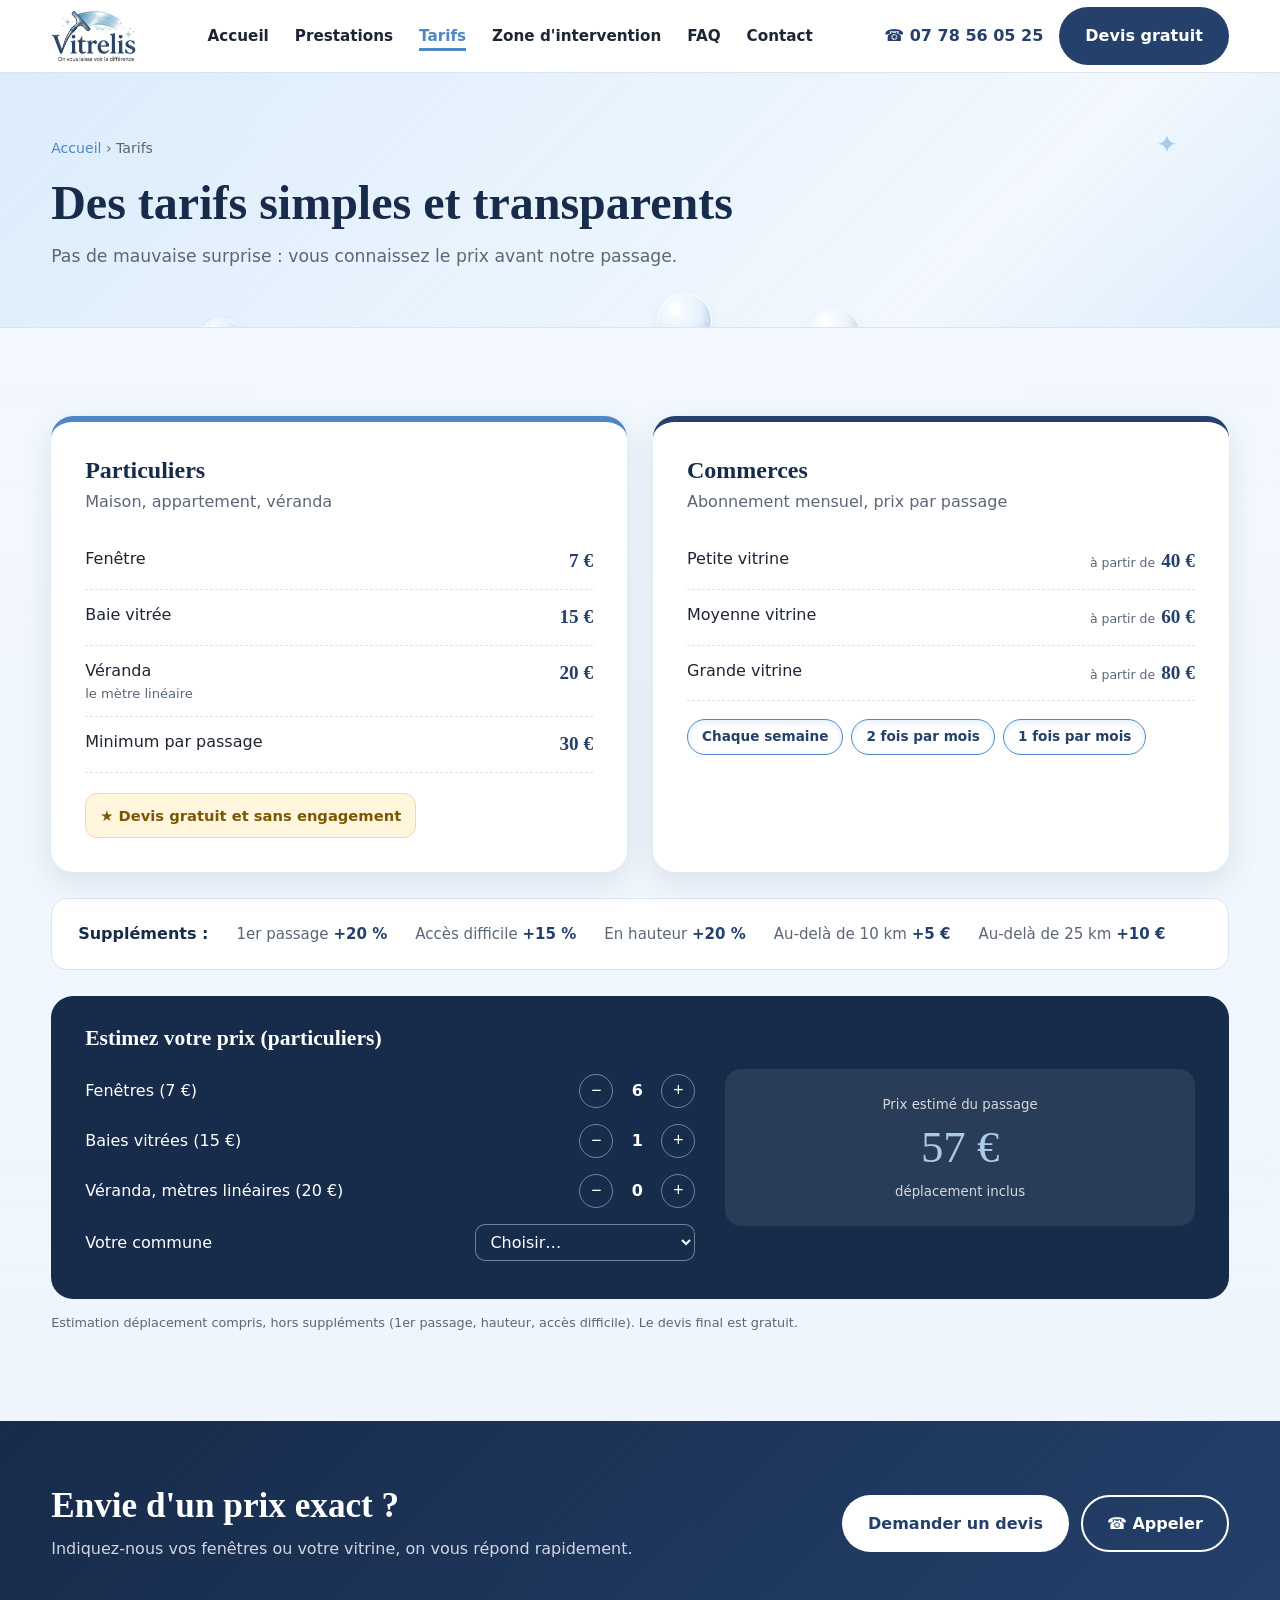
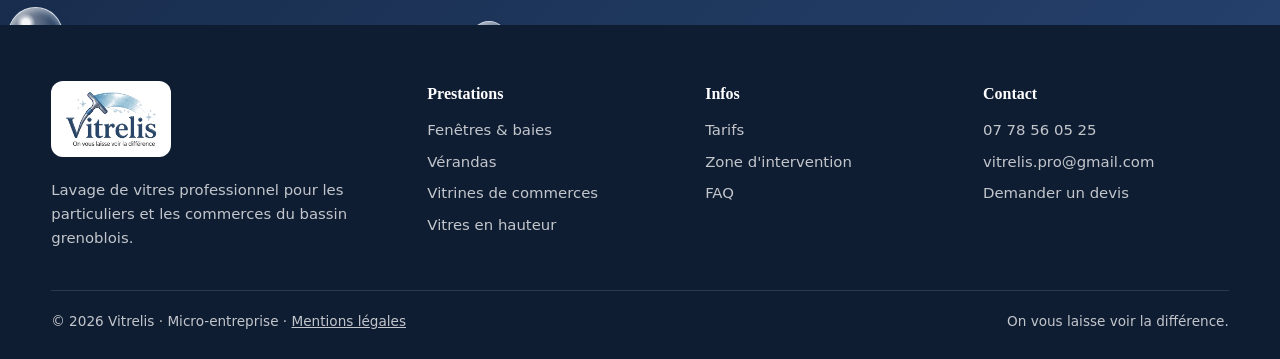
<file: tarifs.html>
<!DOCTYPE html>
<html lang="fr">
<head>
<meta charset="UTF-8">
<meta name="viewport" content="width=device-width, initial-scale=1">
<title>Tarifs · Vitrelis, lavage de vitres à Grenoble</title>
<meta name="description" content="Tarifs Vitrelis : fenêtre 7 €, baie vitrée 15 €, véranda 20 € le mètre linéaire, vitrines de commerces dès 40 €. Devis gratuit.">
<link rel="icon" href="logo.png">
<link rel="stylesheet" href="style.css">
</head>
<body>

<header>
  <div class="wrap nav">
    <a href="index.html" class="brand"><img src="logo.png" alt="Vitrelis — On vous laisse voir la différence"></a>
    <ul class="menu" id="menu">
      <li><a href="index.html">Accueil</a></li>
      <li><a href="prestations.html">Prestations</a></li>
      <li><a href="tarifs.html">Tarifs</a></li>
      <li><a href="zone.html">Zone d'intervention</a></li>
      <li><a href="faq.html">FAQ</a></li>
      <li><a href="contact.html">Contact</a></li>
    </ul>
    <div class="nav-cta">
      <a class="phone" href="tel:+33778560525">☎ 07 78 56 05 25</a>
      <a class="btn btn-primary" href="contact.html">Devis gratuit</a>
      <button class="burger" aria-label="Ouvrir le menu">☰</button>
    </div>
  </div>
</header>

<div class="page-hero">
  <span class="sparkle" style="top:20%;right:8%">✦</span>
  <div class="wrap">
    <p class="crumbs"><a href="index.html">Accueil</a> › Tarifs</p>
    <h1>Des tarifs simples et transparents</h1>
    <p class="lead">Pas de mauvaise surprise : vous connaissez le prix avant notre passage.</p>
  </div>
</div>

<section class="pricing">
  <div class="wrap">
    <div class="price-grid" style="margin-top:0">
      <div class="price reveal">
        <h3>Particuliers</h3>
        <p class="sub">Maison, appartement, véranda</p>
        <ul>
          <li><span>Fenêtre</span><strong>7 €</strong></li>
          <li><span>Baie vitrée</span><strong>15 €</strong></li>
          <li><span>Véranda<small>le mètre linéaire</small></span><strong>20 €</strong></li>
          <li><span>Minimum par passage</span><strong>30 €</strong></li>
        </ul>
        <div class="badge">★ Devis gratuit et sans engagement</div>
      </div>
      <div class="price pro reveal">
        <h3>Commerces</h3>
        <p class="sub">Abonnement mensuel, prix par passage</p>
        <ul>
          <li><span>Petite vitrine</span><strong><small class="des">à partir de</small>40 €</strong></li>
          <li><span>Moyenne vitrine</span><strong><small class="des">à partir de</small>60 €</strong></li>
          <li><span>Grande vitrine</span><strong><small class="des">à partir de</small>80 €</strong></li>
        </ul>
        <div class="freq"><span>Chaque semaine</span><span>2 fois par mois</span><span>1 fois par mois</span></div>
      </div>
    </div>
    <div class="extras reveal">
      <b>Suppléments :</b>
      <span>1er passage <em>+20 %</em></span>
      <span>Accès difficile <em>+15 %</em></span>
      <span>En hauteur <em>+20 %</em></span>
      <span>Au-delà de 10 km <em>+5 €</em></span>
      <span>Au-delà de 25 km <em>+10 €</em></span>
    </div>

    <div class="sim reveal">
      <div>
        <h3>Estimez votre prix (particuliers)</h3>
        <div class="sim-row"><span>Fenêtres (7 €)</span><div class="stepper" data-k="f"><button type="button">−</button><output>6</output><button type="button">+</button></div></div>
        <div class="sim-row"><span>Baies vitrées (15 €)</span><div class="stepper" data-k="b"><button type="button">−</button><output>1</output><button type="button">+</button></div></div>
        <div class="sim-row"><span>Véranda, mètres linéaires (20 €)</span><div class="stepper" data-k="v"><button type="button">−</button><output>0</output><button type="button">+</button></div></div>
        <div class="sim-row"><span>Votre commune</span><select id="simVille" class="sim-select"></select></div>
      </div>
      <div class="sim-result">
        <small>Prix estimé du passage</small>
        <div class="big" id="simNet">57 €</div>
        <small id="simDep">déplacement inclus</small>
      </div>
    </div>
    <p class="form-note reveal" style="margin-top:14px">Estimation déplacement compris, hors suppléments (1er passage, hauteur, accès difficile). Le devis final est gratuit.</p>
  </div>
</section>

<div class="cta-band">
  <div class="wrap">
    <div>
      <h2>Envie d'un prix exact ?</h2>
      <p>Indiquez-nous vos fenêtres ou votre vitrine, on vous répond rapidement.</p>
    </div>
    <div class="actions">
      <a class="btn btn-light" href="contact.html">Demander un devis</a>
      <a class="btn btn-outline-light" href="tel:+33778560525">☎ Appeler</a>
    </div>
  </div>
</div>

<footer>
  <div class="wrap">
    <div class="foot-grid">
      <div>
        <div class="foot-logo"><img src="logo.png" alt="Vitrelis"></div>
        <p>Lavage de vitres professionnel pour les particuliers et les commerces du bassin grenoblois.</p>
      </div>
      <div><h4>Prestations</h4><ul><li><a href="prestations.html">Fenêtres &amp; baies</a></li><li><a href="prestations.html">Vérandas</a></li><li><a href="prestations.html">Vitrines de commerces</a></li><li><a href="prestations.html">Vitres en hauteur</a></li></ul></div>
      <div><h4>Infos</h4><ul><li><a href="tarifs.html">Tarifs</a></li><li><a href="zone.html">Zone d'intervention</a></li><li><a href="faq.html">FAQ</a></li></ul></div>
      <div><h4>Contact</h4><ul><li><a href="tel:+33778560525">07 78 56 05 25</a></li><li><a href="mailto:vitrelis.pro@gmail.com">vitrelis.pro@gmail.com</a></li><li><a href="contact.html">Demander un devis</a></li></ul></div>
    </div>
    <div class="copy"><span>© 2026 Vitrelis · Micro-entreprise · <a href="mentions-legales.html">Mentions légales</a></span><span>On vous laisse voir la différence.</span></div>
  </div>
</footer>

<a class="btn btn-primary float-call" href="tel:+33778560525">☎ Appeler</a>
<script src="script.js"></script>
</body>
</html>
</file>
<file: style.css>
:root{
    --navy:#24406b; --navy-dark:#172b4a; --blue:#4f86c6; --sky:#a9cbea; --ice:#eef5fc;
    --ink:#1d2433; --muted:#5b6677; --line:#dbe4ef; --white:#fff; --gold:#f2b632;
    --radius:16px; --shadow:0 10px 30px rgba(23,43,74,.10);
  }
  *{box-sizing:border-box;margin:0;padding:0}
  html{scroll-behavior:smooth}
  body{font-family:"Segoe UI",system-ui,-apple-system,Roboto,Arial,sans-serif;color:var(--ink);line-height:1.6;background:#f2f8fe}
  h1,h2,h3{font-family:Georgia,"Times New Roman",serif;color:var(--navy-dark);line-height:1.2}
  a{color:inherit}
  img{max-width:100%;display:block}
  .wrap{width:92%;max-width:1720px;margin:0 auto}
  section{padding:88px 0;scroll-margin-top:70px}
  .tag{display:inline-block;font-size:.8rem;font-weight:700;letter-spacing:.12em;text-transform:uppercase;color:var(--blue);margin-bottom:12px}
  .title{font-size:clamp(1.8rem,3.4vw,2.6rem);margin-bottom:14px}
  .lead{color:var(--muted);font-size:1.08rem;max-width:680px}
  .center{text-align:center}.center .lead{margin:0 auto}
  .btn{display:inline-flex;align-items:center;gap:8px;padding:14px 24px;border-radius:999px;font-weight:700;text-decoration:none;border:2px solid transparent;cursor:pointer;font-size:1rem;transition:.2s}
  .btn-primary{background:var(--navy);color:#fff}
  .btn-primary:hover{background:var(--navy-dark);transform:translateY(-2px)}
  .btn-ghost{border-color:var(--navy);color:var(--navy);background:#fff}
  .btn-ghost:hover{background:var(--ice)}
  .btn-light{background:#fff;color:var(--navy)}
  .btn-outline-light{border-color:#fff;color:#fff}
  .btn-outline-light:hover{background:rgba(255,255,255,.12)}

  /* Header */
  header{position:sticky;top:0;z-index:50;background:rgba(255,255,255,.96);backdrop-filter:blur(8px);border-bottom:1px solid var(--line)}
  .nav{display:flex;align-items:center;justify-content:space-between;height:72px;gap:20px}
  .brand img{height:52px;width:auto}
  .menu{display:flex;gap:26px;list-style:none;font-weight:600;font-size:.95rem}
  .menu a{text-decoration:none;color:var(--ink)}
  .menu a:hover{color:var(--blue)}
  .nav-cta{display:flex;align-items:center;gap:16px}
  .phone{font-weight:700;color:var(--navy);text-decoration:none;white-space:nowrap}
  .burger{display:none;background:none;border:0;font-size:1.7rem;color:var(--navy);cursor:pointer}

  /* Hero */
  .hero{background:linear-gradient(160deg,var(--ice) 0%,#fff 60%);padding:72px 0 80px;position:relative;overflow:hidden}
  .hero-grid{display:grid;grid-template-columns:1.1fr .9fr;gap:56px;align-items:center}
  .hero h1{font-size:clamp(2.2rem,4.6vw,3.5rem);margin-bottom:18px}
  .hero h1 em{font-style:normal;color:var(--blue)}
  .checks{list-style:none;margin:24px 0 32px;display:grid;gap:10px}
  .checks li{padding-left:34px;position:relative;font-weight:500}
  .checks li::before{content:"✓";position:absolute;left:0;top:1px;width:24px;height:24px;border-radius:50%;background:var(--navy);color:#fff;font-size:.8rem;display:grid;place-items:center}
  .hero-actions{display:flex;flex-wrap:wrap;gap:12px}
  .hero-card{background:#fff;border-radius:24px;box-shadow:var(--shadow);padding:32px;position:relative}
  .hero-card img{margin:0 auto 18px;max-height:230px;width:auto}
  .promo{background:var(--navy);color:#fff;border-radius:var(--radius);padding:20px 22px;display:flex;align-items:center;gap:16px}
  .promo strong{font-family:Georgia,serif;font-size:2.4rem;line-height:1;color:var(--sky)}
  .promo span{font-size:.95rem}
  .sparkle{position:absolute;color:var(--sky);font-size:1.6rem;animation:twinkle 3s ease-in-out infinite}
  @keyframes twinkle{0%,100%{opacity:.3;transform:scale(.8)}50%{opacity:1;transform:scale(1.1)}}

  /* Stats */
  .stats{background:var(--navy-dark);color:#fff;padding:40px 0}
  .stats-grid{display:grid;grid-template-columns:repeat(4,1fr);gap:24px;text-align:center}
  .stats b{display:block;font-family:Georgia,serif;font-size:2.2rem;color:var(--sky)}
  .stats span{font-size:.92rem;opacity:.85}

  /* Services */
  .cards{display:grid;grid-template-columns:repeat(3,1fr);gap:22px;margin-top:44px}
  .card{background:#fff;border:1px solid var(--line);border-radius:var(--radius);padding:28px;transition:.25s}
  .card:hover{box-shadow:var(--shadow);transform:translateY(-4px);border-color:var(--sky)}
  .icon{width:54px;height:54px;border-radius:14px;background:var(--ice);display:grid;place-items:center;margin-bottom:16px}
  .icon svg{width:28px;height:28px;stroke:var(--navy);fill:none;stroke-width:1.8;stroke-linecap:round;stroke-linejoin:round}
  .card h3{font-size:1.25rem;margin-bottom:8px}
  .card p{color:var(--muted);font-size:.96rem}

  /* Difference */
  .diff{background:var(--ice)}
  .diff-grid{display:grid;grid-template-columns:1fr 1fr;gap:56px;align-items:center}
  .compare{display:grid;grid-template-columns:1fr 1fr;gap:16px;width:100%;max-width:600px;justify-self:center}
  .pane{border-radius:var(--radius);aspect-ratio:3/4;position:relative;overflow:hidden;border:8px solid #fff;box-shadow:var(--shadow)}
  /* Photo avant/après fournie : moitié gauche = vitre sale, moitié droite = vitre propre */
  .pane.dirty,.pane.clean{background-image:url("avant-apres.webp");background-size:200% 100%;background-repeat:no-repeat}
  .pane.dirty{background-position:0 0}
  .pane.clean{background-position:100% 0}
  .pane.clean::after{content:"";position:absolute;top:-20%;left:-60%;width:50%;height:140%;background:linear-gradient(90deg,transparent,rgba(255,255,255,.55),transparent);transform:rotate(20deg);animation:shine 4s ease-in-out infinite}
  @keyframes shine{0%{left:-60%}60%,100%{left:130%}}
  .pane label{position:absolute;bottom:10px;left:10px;background:rgba(255,255,255,.92);font-size:.8rem;font-weight:700;padding:4px 10px;border-radius:999px;z-index:2;color:var(--navy-dark)}
  .diff ul{list-style:none;margin-top:22px;display:grid;gap:14px}
  .diff li{display:flex;gap:14px}
  .diff li b{flex:none;width:34px;height:34px;border-radius:50%;background:var(--navy);color:#fff;display:grid;place-items:center;font-size:.9rem}

  /* Table */
  .table-wrap{overflow-x:auto;margin-top:40px;border-radius:var(--radius);border:1px solid var(--line)}
  table{width:100%;border-collapse:collapse;min-width:720px}
  th,td{text-align:left;padding:16px 20px;border-bottom:1px solid var(--line);font-size:.96rem}
  th{background:var(--navy);color:#fff;font-weight:600}
  tr:last-child td{border-bottom:0}
  tbody tr:nth-child(even){background:#f8fbfe}
  td:first-child{font-weight:700;color:var(--navy-dark)}

  /* Pricing */
  .pricing{background:linear-gradient(180deg,#f2f8fe,var(--ice))}
  .price-grid{display:grid;grid-template-columns:1fr 1fr;gap:26px;margin-top:44px}
  .price{background:#fff;border-radius:22px;box-shadow:var(--shadow);padding:34px;border-top:6px solid var(--blue)}
  .price.pro{border-top-color:var(--navy)}
  .price h3{font-size:1.5rem}
  .price .sub{color:var(--muted);margin:4px 0 20px}
  .price ul{list-style:none}
  .price li{display:flex;justify-content:space-between;gap:12px;padding:12px 0;border-bottom:1px dashed var(--line)}
  .price li strong{font-family:Georgia,serif;font-size:1.2rem;color:var(--navy);white-space:nowrap}
  .price li small{display:block;color:var(--muted);font-size:.82rem}
  .price li strong small.des{display:inline;font-family:"Segoe UI",system-ui,sans-serif;font-weight:500;font-size:.78rem;margin-right:6px}
  .badge{display:inline-block;margin-top:20px;background:#fff6dd;color:#7a5800;border:1px solid #f3dc97;font-weight:600;font-size:.92rem;padding:10px 14px;border-radius:12px}
  .freq{display:flex;gap:8px;flex-wrap:wrap;margin-top:18px}
  .freq span{background:#fff;color:var(--navy);font-weight:600;font-size:.85rem;padding:6px 14px;border-radius:999px;border:1.5px solid var(--blue);box-shadow:inset 0 2px 6px rgba(169,203,234,.35)}
  .extras{margin-top:26px;background:#fff;border-radius:var(--radius);border:1px solid var(--line);padding:22px 26px;display:flex;flex-wrap:wrap;gap:12px 28px;align-items:center}
  .extras b{color:var(--navy-dark)}
  .extras span{color:var(--muted);font-size:.94rem}
  .extras span em{font-style:normal;font-weight:700;color:var(--navy)}

  /* Simulator */
  .sim{margin-top:26px;background:var(--navy-dark);color:#fff;border-radius:22px;padding:30px 34px;display:grid;grid-template-columns:1.3fr 1fr;gap:30px;align-items:center}
  .sim h3{color:#fff;font-size:1.35rem;margin-bottom:14px}
  .sim-row{display:flex;align-items:center;justify-content:space-between;gap:12px;padding:8px 0}
  .stepper{display:flex;align-items:center;gap:10px}
  .stepper button{width:34px;height:34px;border-radius:50%;border:1px solid rgba(255,255,255,.4);background:transparent;color:#fff;font-size:1.1rem;cursor:pointer}
  .stepper button:hover{background:rgba(255,255,255,.12)}
  .stepper output{min-width:28px;text-align:center;font-weight:700}
  .sim-result{background:rgba(255,255,255,.08);border-radius:var(--radius);padding:22px;text-align:center}
  .sim-result small{opacity:.8}
  .sim-result .big{font-family:Georgia,serif;font-size:2.8rem;color:var(--sky);line-height:1.1;margin:6px 0}
  .sim-result .strike{text-decoration:line-through;opacity:.6}

  /* Zone */
  .zone-grid{display:grid;grid-template-columns:1fr 1fr;gap:56px;align-items:center}
  .towns{display:flex;flex-wrap:wrap;gap:10px;margin-top:24px}
  .towns span{border:1px solid var(--line);background:#fff;padding:8px 14px;border-radius:999px;font-size:.92rem;font-weight:500}
  .towns span.main{background:var(--navy);color:#fff;border-color:var(--navy)}
  .map{background:var(--ice);border-radius:24px;padding:24px}
  .leaflet-container img{max-width:none!important;display:inline}

  /* FAQ */
  .faq{background:var(--ice)}
  .faq-list{max-width:820px;margin:40px auto 0;display:grid;gap:12px}
  details{background:#fff;border-radius:14px;border:1px solid var(--line);padding:0 22px}
  summary{cursor:pointer;list-style:none;padding:18px 0;font-weight:700;color:var(--navy-dark);display:flex;justify-content:space-between;gap:16px}
  summary::-webkit-details-marker{display:none}
  summary::after{content:"+";font-size:1.4rem;color:var(--blue);line-height:1}
  details[open] summary::after{content:"–"}
  details p{padding:0 0 18px;color:var(--muted)}

  /* Engagements */
  .promise-grid{display:grid;grid-template-columns:repeat(4,1fr);gap:20px;margin-top:44px}
  .promise{text-align:center;padding:26px 20px;border-radius:var(--radius);border:1px solid var(--line)}
  .promise .num{font-family:Georgia,serif;font-size:2rem;color:var(--sky);font-weight:700}
  .promise h3{font-size:1.1rem;margin:6px 0 8px}
  .promise p{color:var(--muted);font-size:.93rem}

  /* Contact */
  .contact{background:linear-gradient(135deg,var(--navy-dark),var(--navy));color:#fff}
  .contact h2{color:#fff}
  .contact .lead{color:rgba(255,255,255,.8)}
  .contact-grid{display:grid;grid-template-columns:.9fr 1.1fr;gap:56px;align-items:start}
  .contact-info{margin-top:28px;display:grid;gap:16px}
  .contact-info div{display:flex;gap:14px;align-items:center}
  .contact-info i{font-style:normal;width:44px;height:44px;border-radius:12px;background:rgba(255,255,255,.12);display:grid;place-items:center;font-size:1.2rem}
  form{background:#fff;color:var(--ink);border-radius:22px;padding:32px;display:grid;gap:14px;box-shadow:0 20px 50px rgba(0,0,0,.25)}
  .row2{display:grid;grid-template-columns:1fr 1fr;gap:14px}
  form label{font-size:.85rem;font-weight:600;color:var(--navy-dark);display:grid;gap:6px}
  input,select,textarea{font:inherit;padding:12px 14px;border:1px solid var(--line);border-radius:10px;background:#fbfdff}
  input:focus,select:focus,textarea:focus{outline:2px solid var(--sky);border-color:var(--blue)}
  textarea{min-height:110px;resize:vertical}
  .form-note{font-size:.8rem;color:var(--muted)}
  .form-err{display:none;background:#fdecec;color:#a12a2a;padding:12px 14px;border-radius:10px;font-weight:600}
  .form-ok{display:none;background:#e7f6ec;color:#1c6b3a;padding:12px 14px;border-radius:10px;font-weight:600}

  /* Footer */
  footer{background:#0f1d33;color:rgba(255,255,255,.75);padding:56px 0 26px;font-size:.93rem}
  .foot-grid{display:grid;grid-template-columns:1.4fr 1fr 1fr 1fr;gap:32px}
  .foot-logo{background:#fff;border-radius:12px;padding:10px 14px;display:inline-block;margin-bottom:14px}
  .foot-logo img{height:56px;width:auto}
  footer h4{color:#fff;font-size:1rem;margin-bottom:12px;font-family:Georgia,serif}
  footer ul{list-style:none;display:grid;gap:8px}
  footer a{text-decoration:none}
  footer a:hover{color:#fff}
  .copy{border-top:1px solid rgba(255,255,255,.12);margin-top:40px;padding-top:20px;display:flex;justify-content:space-between;flex-wrap:wrap;gap:10px;font-size:.85rem}

  .float-call{display:none}

  /* Multi-pages */
  .menu a.active{color:var(--blue);box-shadow:inset 0 -3px 0 var(--blue);padding-bottom:6px}
  .page-hero{background:linear-gradient(160deg,var(--ice) 0%,#fff 75%);padding:64px 0 56px;border-bottom:1px solid var(--line);position:relative;overflow:hidden}
  .page-hero h1{font-size:clamp(2rem,4vw,3rem);margin-bottom:12px}
  .crumbs{font-size:.88rem;color:var(--muted);margin-bottom:14px}
  .crumbs a{color:var(--blue);text-decoration:none}
  .crumbs a:hover{text-decoration:underline}
  a.card{display:block;text-decoration:none;color:inherit}
  .more{display:inline-block;margin-top:14px;font-weight:700;color:var(--blue);font-size:.95rem}
  .cta-band{background:linear-gradient(135deg,var(--navy-dark),var(--navy));color:#fff;padding:64px 0}
  .cta-band .wrap{display:flex;align-items:center;justify-content:space-between;gap:28px;flex-wrap:wrap}
  .cta-band h2{color:#fff;font-size:clamp(1.6rem,3vw,2.2rem);max-width:620px}
  .cta-band p{color:rgba(255,255,255,.8);margin-top:8px}
  .cta-band .actions{display:flex;gap:12px;flex-wrap:wrap}

  /* Bulles (comme la carte de visite) */
  .hero,.page-hero,.cta-band,.contact,.diff,.faq{position:relative;overflow:hidden}
  .hero>.wrap,.page-hero>.wrap,.cta-band>.wrap,.contact>.wrap,.diff>.wrap,.faq>.wrap{position:relative;z-index:1}
  .bubbles{position:absolute;inset:0;pointer-events:none;overflow:hidden;z-index:0}
  .bubble{position:absolute;border-radius:50%;
    background:radial-gradient(circle at 32% 28%,rgba(255,255,255,.95) 0 7%,rgba(255,255,255,.35) 18%,rgba(214,232,250,.16) 48%,rgba(79,134,198,.26) 100%);
    border:1px solid rgba(255,255,255,.8);
    box-shadow:inset -3px -5px 10px rgba(79,134,198,.22),inset 2px 3px 6px rgba(255,255,255,.55),0 6px 14px rgba(36,64,107,.07);
    animation:rise linear infinite}
  @keyframes rise{0%{transform:translate(0,0);opacity:0}8%{opacity:1}50%{transform:translate(16px,-260px)}92%{opacity:1}100%{transform:translate(-8px,-560px);opacity:0}}
  @media (prefers-reduced-motion:reduce){.bubble{animation:none}}
  .wave{position:absolute;left:0;right:0;bottom:0;width:100%;height:140px;z-index:0;pointer-events:none}

  /* Accueil épuré */
  .hero{background:linear-gradient(135deg,#dcecfb 0%,#eaf4fd 45%,#f2f8fe 70%,#dcecfb 100%);padding:90px 0 150px}
  .hero h1{font-size:clamp(2.4rem,5vw,4rem);letter-spacing:-.01em}
  .hero .lead{font-size:1.15rem;margin-bottom:30px}
  .hero-logo{position:relative;display:grid;place-items:center}
  .hero-logo::before{content:"";position:absolute;width:88%;aspect-ratio:1;border-radius:50%;background:radial-gradient(circle,rgba(255,255,255,.95) 0 45%,rgba(255,255,255,0) 70%)}
  .hero-logo img{position:relative;width:100%;max-width:480px;filter:drop-shadow(0 14px 24px rgba(23,43,74,.14));animation:flotte 6s ease-in-out infinite}
  @keyframes flotte{0%,100%{transform:translateY(0)}50%{transform:translateY(-10px)}}
  .atouts{position:relative;z-index:2;margin-top:-70px}
  .atouts-grid{display:grid;grid-template-columns:repeat(4,1fr);gap:18px}
  .atout{background:#fff;border-radius:var(--radius);box-shadow:var(--shadow);padding:22px 20px;display:flex;align-items:center;gap:14px;font-weight:700;color:var(--navy-dark);border:1px solid #eef3f9}
  .atout .icon{margin:0;flex:none;width:46px;height:46px}
  .atout .icon svg{width:24px;height:24px}
  .card{position:relative;overflow:hidden}
  .card::after{content:"";position:absolute;width:96px;height:96px;right:-34px;top:-34px;border-radius:50%;background:radial-gradient(circle at 35% 30%,#fff 0 9%,rgba(169,203,234,.35) 42%,rgba(79,134,198,.18) 100%);border:1px solid rgba(169,203,234,.5);transition:.4s}
  .card:hover::after{transform:scale(1.15) translate(-6px,6px)}
  .page-hero{background:linear-gradient(135deg,#dcecfb 0%,#eaf4fd 50%,#f2f8fe 75%,#dcecfb 100%)}
  .short{max-width:520px}

  /* Carte satellite */
  .map{padding:14px;background:#fff;box-shadow:var(--shadow)}
  #carte{height:clamp(360px,42vw,620px);border-radius:16px;overflow:hidden;background:#cfe0f0;z-index:0}
  #carte .hors-ligne{height:100%;display:grid;place-items:center;text-align:center;color:var(--navy);font-weight:600;padding:20px}
  .legende{display:flex;flex-wrap:wrap;gap:8px 20px;padding:12px 6px 2px;font-size:.88rem;color:var(--muted)}
  .legende i{display:inline-block;width:14px;height:14px;border-radius:50%;margin-right:7px;vertical-align:-2px}
  .legende .l1{background:rgba(79,134,198,.45);border:2px solid #4f86c6}
  .legende .l2{border:2px dashed #a9cbea;background:rgba(169,203,234,.2)}
  .legende .l3{background:var(--navy);border:3px solid #fff;box-shadow:0 0 0 2px var(--navy)}
  .pin{width:22px;height:22px;border-radius:50%;background:var(--navy);border:4px solid #fff;box-shadow:0 0 0 3px rgba(36,64,107,.45),0 4px 12px rgba(0,0,0,.4)}
  .leaflet-tooltip.etiquette{background:var(--navy);color:#fff;border:0;font-weight:700;font-size:.85rem;padding:6px 12px;border-radius:999px;box-shadow:0 4px 12px rgba(0,0,0,.3)}
  .leaflet-tooltip.etiquette::before{display:none}

  /* Communes cliquables + trajet */
  .towns span{cursor:pointer;transition:.2s;user-select:none}
  .towns span:hover{border-color:var(--blue);color:var(--blue);transform:translateY(-2px)}
  .towns span.main:hover{color:#fff}
  .towns span.sel{background:var(--blue);border-color:var(--blue);color:#fff;box-shadow:0 6px 16px rgba(79,134,198,.35)}
  .trajet{margin-top:22px;background:#fff;border:1px solid var(--line);border-radius:var(--radius);padding:20px 24px;box-shadow:var(--shadow)}
  .trajet-vide{color:var(--muted);font-weight:500}
  .trajet h3{font-size:1.3rem;margin-bottom:12px}
  .trajet-chiffres{display:grid;grid-template-columns:repeat(3,1fr);gap:12px;margin-bottom:14px}
  .trajet-chiffres div{background:var(--ice);border-radius:12px;padding:12px;text-align:center}
  .trajet-chiffres b{display:block;font-family:Georgia,serif;font-size:1.5rem;color:var(--navy)}
  .trajet-chiffres span{font-size:.82rem;color:var(--muted)}
  .trajet-exemple{color:var(--muted);font-size:.95rem;margin-bottom:14px}
  .trajet-exemple strong{color:var(--navy-dark)}
  .trajet .actions{display:flex;gap:10px;flex-wrap:wrap}
  .trajet .btn{padding:11px 20px;font-size:.92rem}
  .sim-select{font:inherit;padding:7px 10px;border-radius:10px;border:1px solid rgba(255,255,255,.4);background:var(--navy-dark);color:#fff;max-width:220px}
  @media (max-width:620px){.trajet-chiffres{grid-template-columns:1fr}}

  /* Mentions légales */
  .legal{max-width:880px;margin:0 auto;display:grid;gap:20px}
  .legal article{background:#fff;border:1px solid var(--line);border-radius:var(--radius);padding:28px 30px}
  .legal h2{font-size:1.35rem;margin-bottom:12px}
  .legal p,.legal li{color:var(--muted)}
  .legal p+p{margin-top:8px}
  .legal ul{padding-left:20px;display:grid;gap:4px}
  .legal strong{color:var(--ink)}
  .todo{background:#fff3c4;color:#7a5800;padding:1px 6px;border-radius:6px;font-weight:600}
  .copy a{text-decoration:underline}

  /* Grands écrans : tout s'agrandit pour remplir la largeur */
  @media (min-width:1500px){
    html{font-size:18px}
    .nav{height:84px}
    .brand img{height:62px}
    .hero{padding:110px 0 170px}
    .hero h1{font-size:clamp(3.6rem,4.4vw,6rem)}
    .hero .lead{font-size:1.3rem}
    .hero-logo img{max-width:760px}
    .btn{padding:16px 30px}
  }
  @media (min-width:2000px){
    html{font-size:21px}
    .nav{height:96px}
    .brand img{height:72px}
    .hero-logo img{max-width:900px}
  }

  /* Reveal */
  .reveal{opacity:0;transform:translateY(24px);transition:opacity .7s ease,transform .7s ease}
  .reveal.on{opacity:1;transform:none}

  @media (max-width:980px){
    .menu{display:none}
    .menu.open{display:flex;flex-direction:column;position:absolute;top:72px;left:0;right:0;background:#fff;padding:20px 24px;border-bottom:1px solid var(--line);box-shadow:var(--shadow)}
    .burger{display:block}
    .nav-cta .btn{display:none}
    .hero-grid,.diff-grid,.zone-grid,.contact-grid,.price-grid,.sim{grid-template-columns:1fr}
    .cards{grid-template-columns:1fr 1fr}
    .promise-grid,.stats-grid,.atouts-grid{grid-template-columns:1fr 1fr}
    .hero-logo{order:-1}.hero-logo img{max-width:340px}
    .hero{padding:50px 0 130px}
    .foot-grid{grid-template-columns:1fr 1fr}
  }
  @media (max-width:620px){
    section{padding:64px 0}
    .cards,.promise-grid,.foot-grid,.row2,.atouts-grid{grid-template-columns:1fr}
    .hero-logo img{max-width:260px}
    .phone{display:none}
    .brand img{height:44px}
    .float-call{display:flex;position:fixed;bottom:16px;right:16px;z-index:60;box-shadow:0 8px 24px rgba(0,0,0,.25)}
  }
</file>
